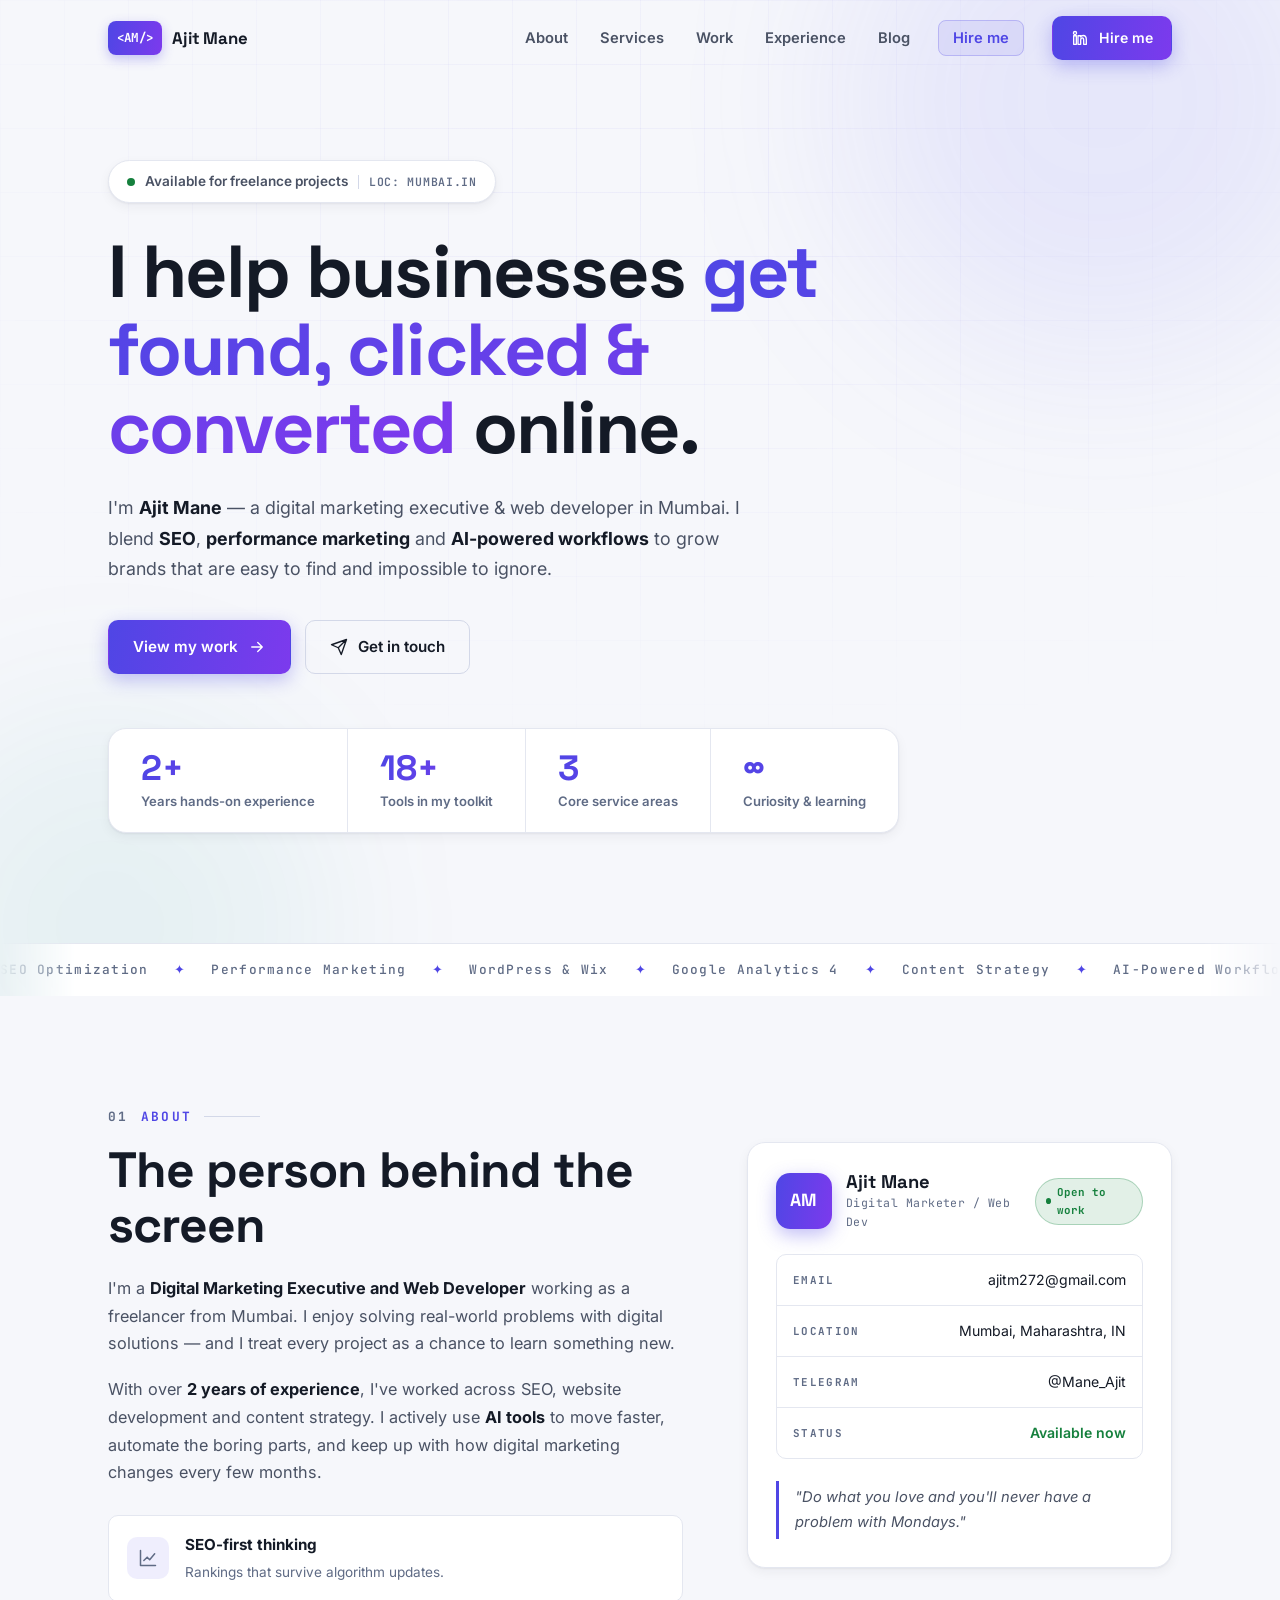
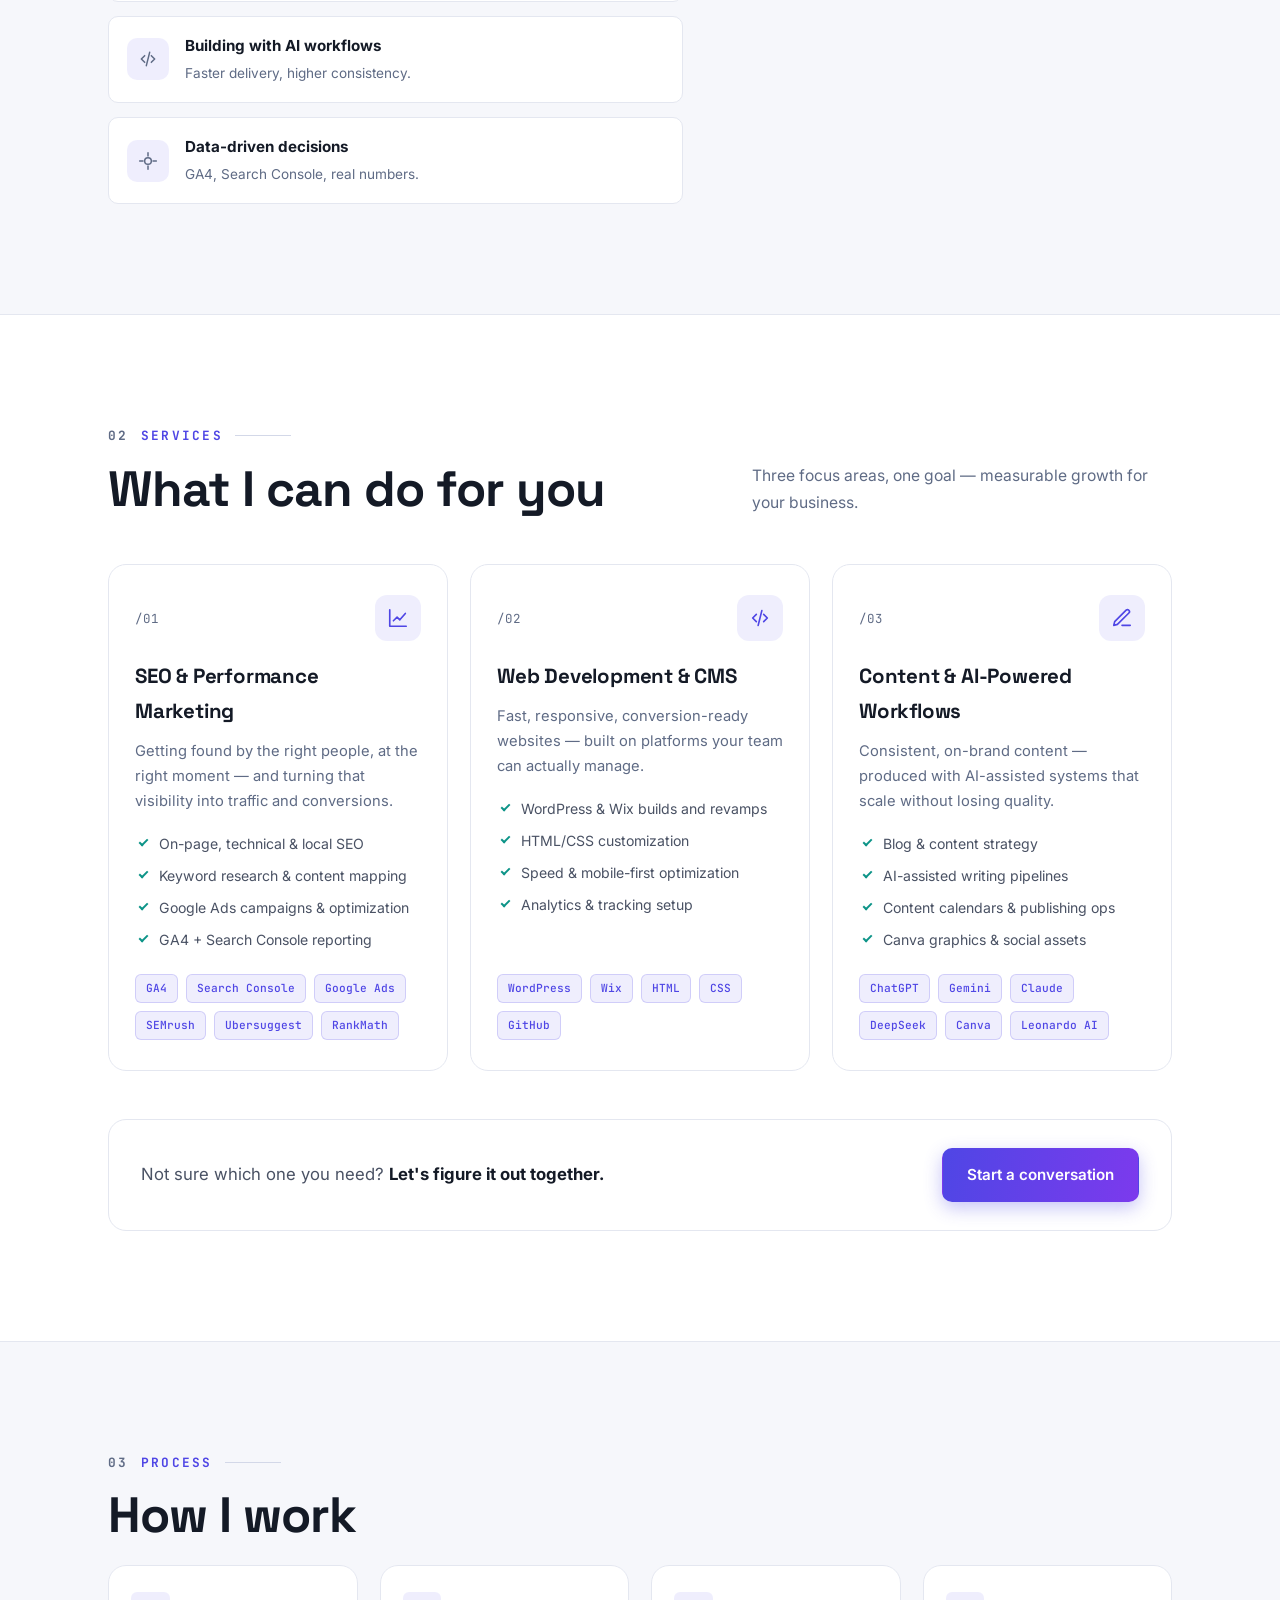
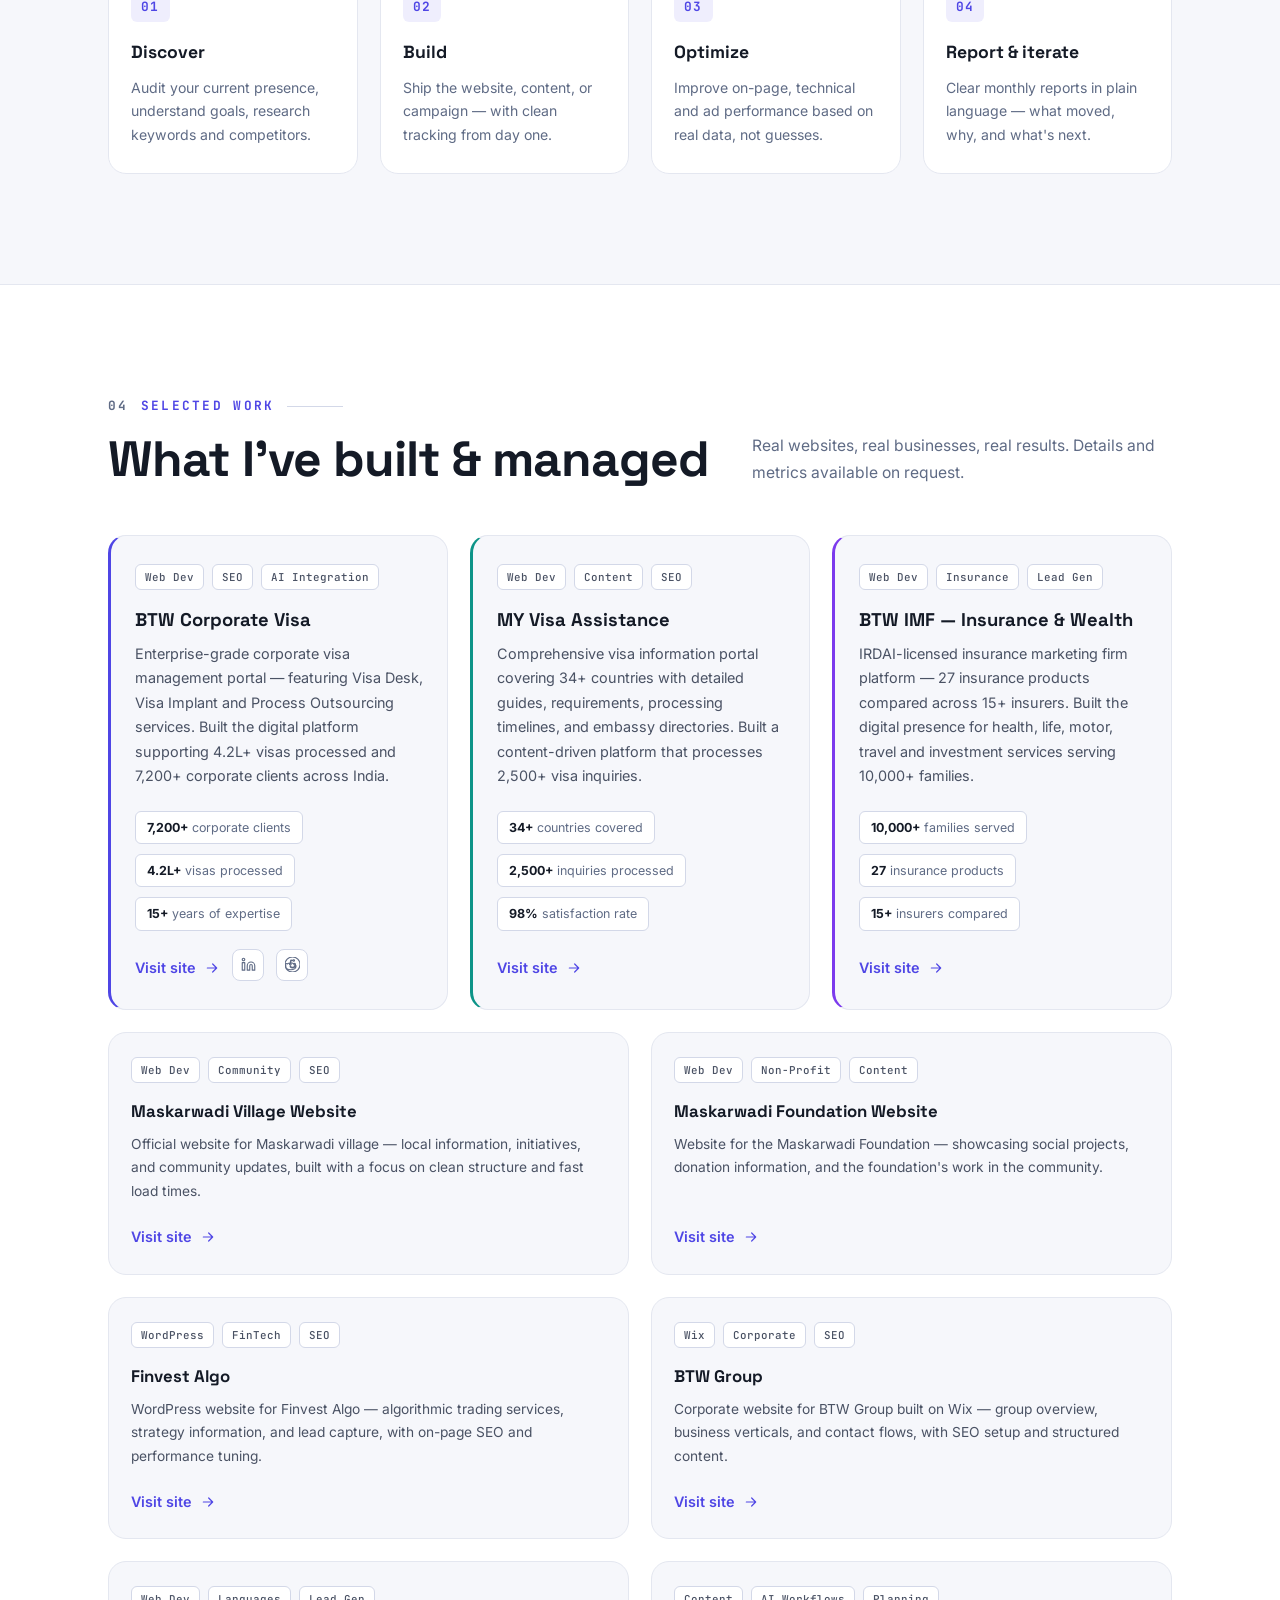
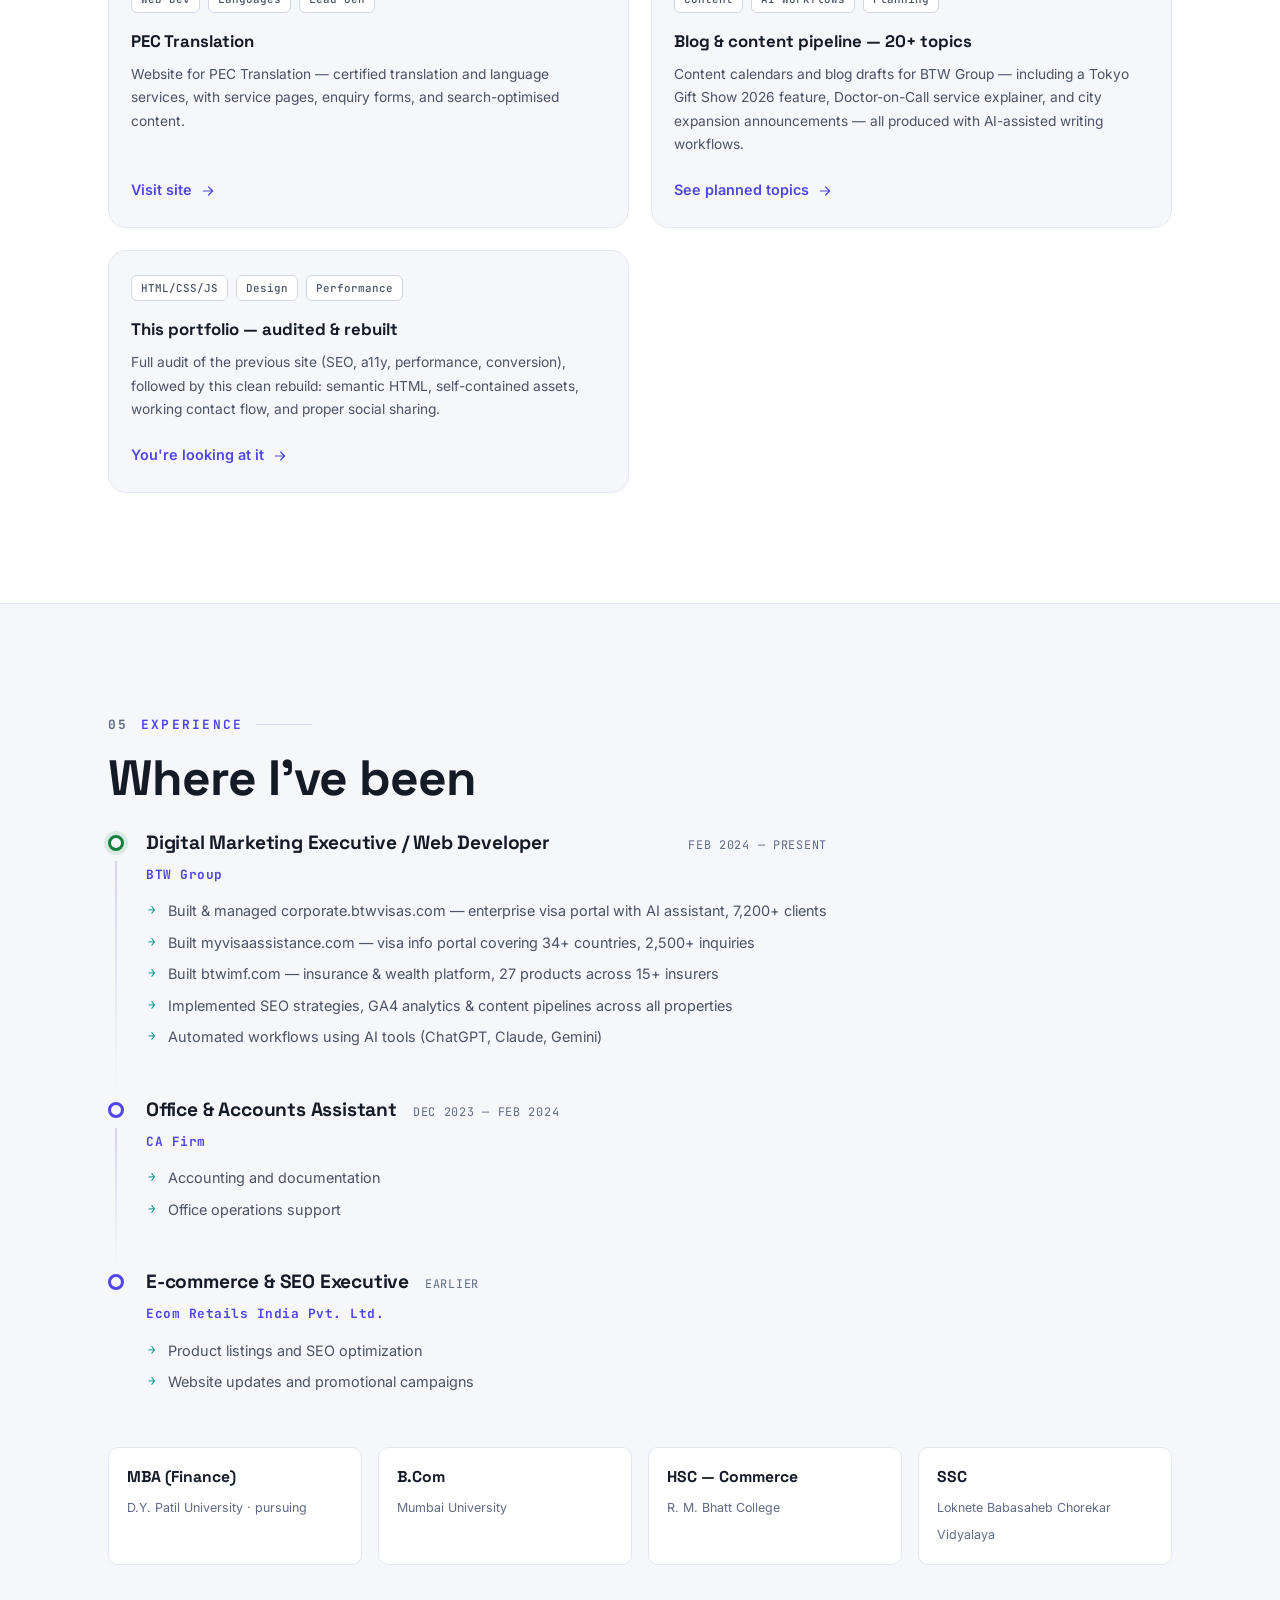
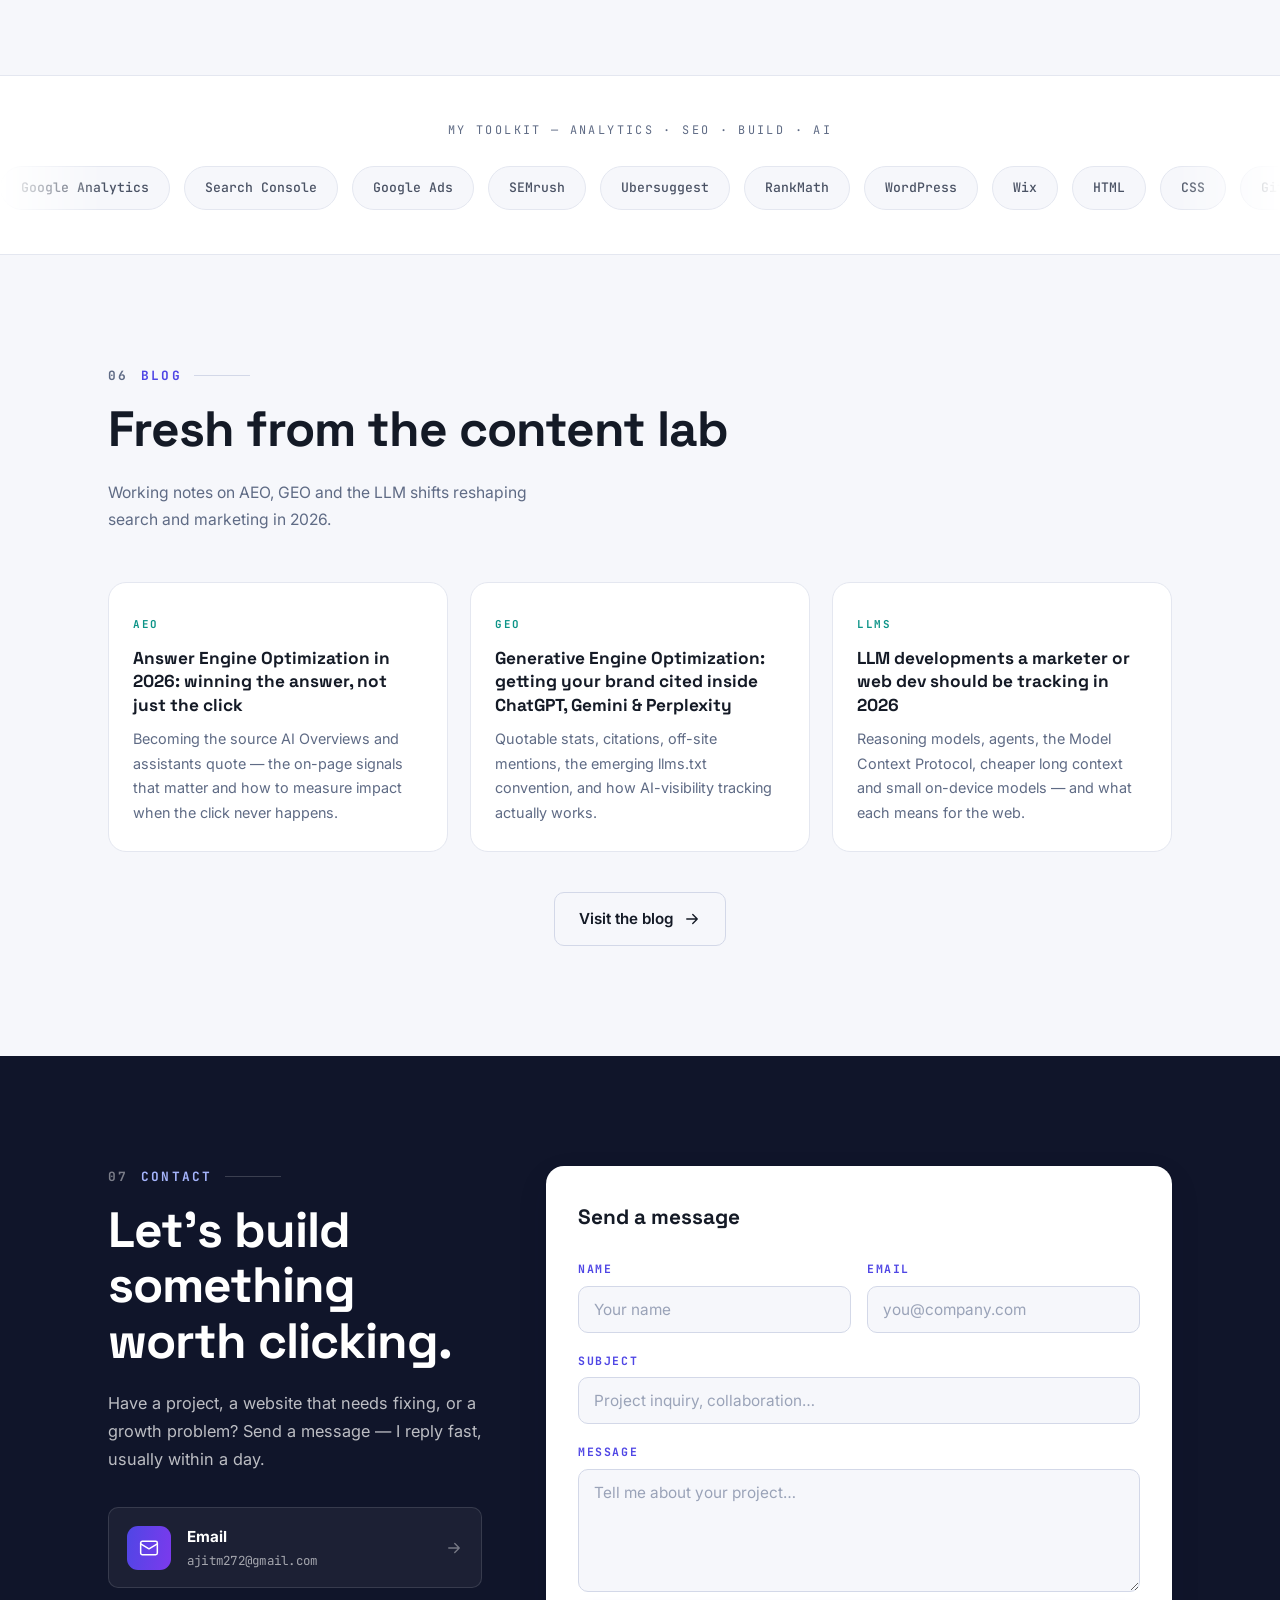
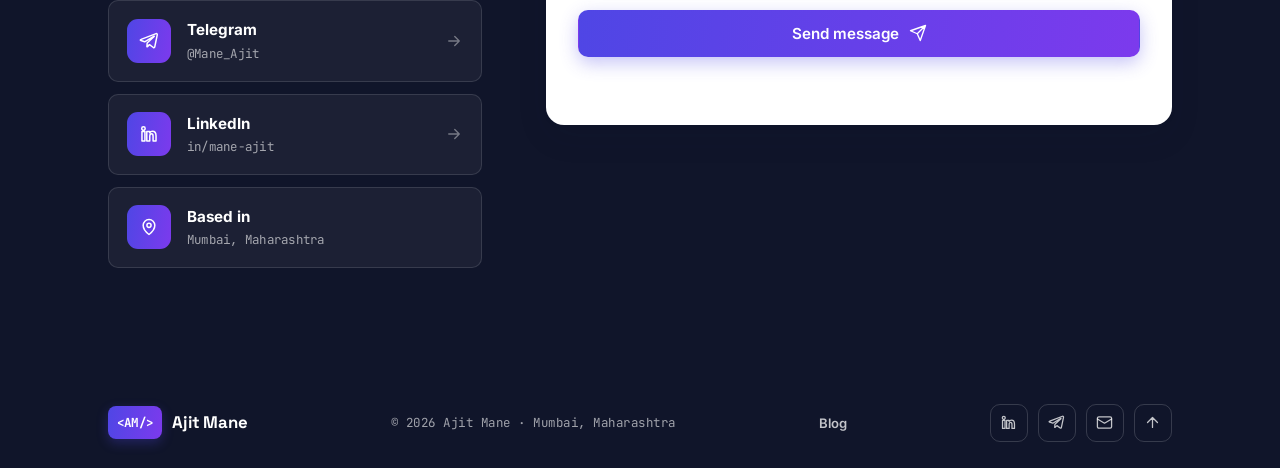
<file: index.html>
<!DOCTYPE html>
<html lang="en">
<head>
  <meta charset="UTF-8"/>
  <meta name="viewport" content="width=device-width, initial-scale=1.0"/>
  <title>Ajit Mane — Digital Marketing & Web Development, Mumbai</title>
  <meta name="description" content="Ajit Mane is a digital marketing executive and web developer in Mumbai with 2+ years of experience in SEO, performance marketing, website development, and AI-powered content workflows."/>

  <!-- Canonical & robots -->
  <link rel="canonical" href="https://ajitmane.com/"/>
  <meta name="robots" content="index, follow"/>
  <meta name="author" content="Ajit Mane"/>
  <meta name="theme-color" content="#4f46e5"/>

  <!-- Social sharing (Open Graph + Twitter) -->
  <meta property="og:type" content="website"/>
  <meta property="og:site_name" content="Ajit Mane"/>
  <meta property="og:title" content="Ajit Mane — Digital Marketing & Web Development, Mumbai"/>
  <meta property="og:description" content="SEO, performance marketing, website development and AI-powered content workflows. Helping brands get found, clicked, and converted."/>
  <meta property="og:url" content="https://ajitmane.com/"/>
  <meta property="og:image" content="https://ajitmane.com/og-image.png"/>
  <meta name="twitter:card" content="summary_large_image"/>
  <meta name="twitter:title" content="Ajit Mane — Digital Marketing & Web Development"/>
  <meta name="twitter:description" content="SEO, performance marketing, website development and AI-powered content workflows from Mumbai."/>
  <meta name="twitter:image" content="https://ajitmane.com/og-image.png"/>

  <!-- Bing verification (kept from previous site) -->
  <meta name="msvalidate.01" content="66AB9ADD426C1DD4D19467D6CF2E0E7F"/>

  <!-- Favicon (inline SVG — no extra request) -->
  <link rel="icon" href="data:image/svg+xml,%3Csvg xmlns='http://www.w3.org/2000/svg' viewBox='0 0 64 64'%3E%3Crect width='64' height='64' rx='14' fill='%234f46e5'/%3E%3Ctext x='32' y='44' font-family='monospace' font-size='30' font-weight='700' fill='white' text-anchor='middle'%3EAM%3C/text%3E%3C/svg%3E"/>

  <!-- Google Analytics (kept from previous site) -->
  <script async src="https://www.googletagmanager.com/gtag/js?id=G-814023CNCP"></script>
  <script>
    window.dataLayer = window.dataLayer || [];
    function gtag(){dataLayer.push(arguments);}
    gtag('js', new Date());
    gtag('config', 'G-814023CNCP');
  </script>

  <!-- Microsoft Clarity (kept from previous site) -->
  <script>
    (function(c,l,a,r,i,t,y){
        c[a]=c[a]||function(){(c[a].q=c[a].q||[]).push(arguments)};
        t=l.createElement(r);t.async=1;t.src="https://www.clarity.ms/tag/"+i+"?ref=bwt";
        y=l.getElementsByTagName(r)[0];y.parentNode.insertBefore(t,y);
    })(window, document, "clarity", "script", "wjno57x5pq");
  </script>

  <!-- Structured data: Person schema -->
  <script type="application/ld+json">
  {
    "@context": "https://schema.org",
    "@type": "Person",
    "name": "Ajit Mane",
    "url": "https://ajitmane.com/",
    "image": "https://ajitmane.com/og-image.png",
    "jobTitle": "Digital Marketing Executive & Web Developer",
    "description": "Digital marketing executive and web developer in Mumbai specialising in SEO, performance marketing, website development, and AI-powered content workflows.",
    "email": "mailto:ajitm272@gmail.com",
    "address": {
      "@type": "PostalAddress",
      "addressLocality": "Mumbai",
      "addressRegion": "Maharashtra",
      "addressCountry": "IN"
    },
    "sameAs": [
      "https://www.linkedin.com/in/mane-ajit/",
      "https://t.me/Mane_Ajit"
    ]
  }
  </script>

  <!-- Fonts -->
  <link rel="preconnect" href="https://fonts.googleapis.com"/>
  <link rel="preconnect" href="https://fonts.gstatic.com" crossorigin/>
  <link href="https://fonts.googleapis.com/css2?family=Space+Grotesk:wght@400;500;600;700&family=Inter:wght@400;500;600;700&family=JetBrains+Mono:wght@400;500;700&display=swap" rel="stylesheet"/>

  <link rel="stylesheet" href="style.css"/>
</head>
<body>

  <!-- ═══════════ NAVBAR ═══════════ -->
  <header class="nav" id="nav">
    <nav class="nav-inner container" aria-label="Main navigation">
      <a href="#top" class="logo">
        <span class="logo-mark" aria-hidden="true">&lt;AM/&gt;</span>
        <span class="logo-text">Ajit Mane</span>
      </a>

      <ul class="nav-links" id="navLinks">
        <li><a href="#about" class="nav-link">About</a></li>
        <li><a href="#services" class="nav-link">Services</a></li>
        <li><a href="#work" class="nav-link">Work</a></li>
        <li><a href="#experience" class="nav-link">Experience</a></li>
        <li><a href="#blog" class="nav-link">Blog</a></li>
        <li><a href="#contact" class="nav-link nav-link-cta">Hire me</a></li>
      </ul>

      <a href="https://www.linkedin.com/in/mane-ajit/" target="_blank" rel="noopener" class="btn btn-primary btn-nav" onclick="gtag('event','linkedin_click',{'event_category':'social','event_label':'nav_hire_me'});">
        <svg viewBox="0 0 24 24" aria-hidden="true"><path d="M20.45 20.45h-3.55v-5.57c0-1.33-.03-3.04-1.85-3.04-1.86 0-2.14 1.45-2.14 2.94v5.67H9.35V9h3.41v1.56h.05c.47-.9 1.63-1.85 3.36-1.85 3.6 0 4.27 2.37 4.27 5.45v6.29zM5.34 7.43a2.06 2.06 0 1 1 0-4.12 2.06 2.06 0 0 1 0 4.12zM7.12 20.45H3.56V9h3.56v11.45z"/></svg>
        Hire me
      </a>

      <button class="burger" id="burger" aria-label="Toggle menu" aria-expanded="false" aria-controls="navLinks">
        <span></span><span></span><span></span>
      </button>
    </nav>
  </header>

  <main id="top">

    <!-- ═══════════ HERO ═══════════ -->
    <section class="hero">
      <div class="hero-bg" aria-hidden="true">
        <div class="grid"></div>
        <div class="glow glow-1"></div>
        <div class="glow glow-2"></div>
      </div>

      <div class="hero-inner container">
        <p class="pill reveal">
          <span class="dot" aria-hidden="true"></span>
          Available for freelance projects
          <span class="pill-sep" aria-hidden="true"></span>
          <span class="pill-mono">LOC: MUMBAI.IN</span>
        </p>

        <h1 class="hero-title reveal">
          I help businesses <span class="grad">get found, clicked &amp; converted</span> online.
        </h1>

        <p class="hero-sub reveal">
          I'm <strong>Ajit Mane</strong> — a digital marketing executive &amp; web developer in Mumbai.
          I blend <strong>SEO</strong>, <strong>performance marketing</strong> and <strong>AI-powered workflows</strong>
          to grow brands that are easy to find and impossible to ignore.
        </p>

        <div class="hero-ctas reveal">
          <a href="#work" class="btn btn-primary">
            View my work
            <svg viewBox="0 0 24 24" aria-hidden="true"><path d="M5 12h14m-6-6 6 6-6 6"/></svg>
          </a>
          <a href="#contact" class="btn btn-ghost">
            <svg viewBox="0 0 24 24" aria-hidden="true"><path d="M22 2 11 13M22 2l-7 20-4-9-9-4 20-7z"/></svg>
            Get in touch
          </a>
        </div>

        <dl class="hero-stats reveal" aria-label="Highlights">
          <div class="stat"><dt>2+</dt><dd>Years hands-on experience</dd></div>
          <div class="stat"><dt>18+</dt><dd>Tools in my toolkit</dd></div>
          <div class="stat"><dt>3</dt><dd>Core service areas</dd></div>
          <div class="stat"><dt>∞</dt><dd>Curiosity &amp; learning</dd></div>
        </dl>
      </div>

      <div class="ticker" aria-hidden="true">
        <div class="ticker-track">
          <span>SEO Optimization</span><i>✦</i>
          <span>Performance Marketing</span><i>✦</i>
          <span>WordPress &amp; Wix</span><i>✦</i>
          <span>Google Analytics 4</span><i>✦</i>
          <span>Content Strategy</span><i>✦</i>
          <span>AI-Powered Workflows</span><i>✦</i>
          <span>Technical SEO</span><i>✦</i>
          <span>SEO Optimization</span><i>✦</i>
          <span>Performance Marketing</span><i>✦</i>
          <span>WordPress &amp; Wix</span><i>✦</i>
          <span>Google Analytics 4</span><i>✦</i>
          <span>Content Strategy</span><i>✦</i>
          <span>AI-Powered Workflows</span><i>✦</i>
          <span>Technical SEO</span><i>✦</i>
        </div>
      </div>
    </section>

    <!-- ═══════════ ABOUT ═══════════ -->
    <section class="section" id="about">
      <div class="container">
        <p class="eyebrow reveal"><span>01</span> About</p>

        <div class="about-grid">
          <div class="about-copy reveal">
            <h2 class="section-title">The person behind the screen</h2>
            <p>
              I'm a <strong>Digital Marketing Executive and Web Developer</strong> working as a freelancer
              from Mumbai. I enjoy solving real-world problems with digital solutions — and I treat
              every project as a chance to learn something new.
            </p>
            <p>
              With over <strong>2 years of experience</strong>, I've worked across SEO, website
              development and content strategy. I actively use <strong>AI tools</strong> to move faster,
              automate the boring parts, and keep up with how digital marketing changes every few months.
            </p>

            <div class="focus-list" aria-label="What I focus on">
              <div class="focus-item">
                <span class="focus-ico" aria-hidden="true">
                  <svg viewBox="0 0 24 24"><path d="M3 3v18h18"/><path d="M7 15l4-4 3 3 6-7"/></svg>
                </span>
                <div><strong>SEO-first thinking</strong><span>Rankings that survive algorithm updates.</span></div>
              </div>
              <div class="focus-item">
                <span class="focus-ico" aria-hidden="true">
                  <svg viewBox="0 0 24 24"><path d="m8 8-4 4 4 4M16 8l4 4-4 4M14 4l-4 16"/></svg>
                </span>
                <div><strong>Building with AI workflows</strong><span>Faster delivery, higher consistency.</span></div>
              </div>
              <div class="focus-item">
                <span class="focus-ico" aria-hidden="true">
                  <svg viewBox="0 0 24 24"><path d="M12 2v4M12 18v4M2 12h4M18 12h4"/><circle cx="12" cy="12" r="4"/></svg>
                </span>
                <div><strong>Data-driven decisions</strong><span>GA4, Search Console, real numbers.</span></div>
              </div>
            </div>
          </div>

          <aside class="about-card reveal">
            <div class="acard-head">
              <span class="avatar" aria-hidden="true">AM</span>
              <div>
                <h3>Ajit Mane</h3>
                <p class="mono">Digital Marketer / Web Dev</p>
              </div>
              <span class="status-tag"><span class="dot"></span>Open to work</span>
            </div>

            <ul class="facts">
              <li>
                <span class="fact-k mono">EMAIL</span>
                <a href="mailto:ajitm272@gmail.com">ajitm272@gmail.com</a>
              </li>
              <li>
                <span class="fact-k mono">LOCATION</span>
                <span>Mumbai, Maharashtra, IN</span>
              </li>
              <li>
                <span class="fact-k mono">TELEGRAM</span>
                <a href="https://t.me/Mane_Ajit" target="_blank" rel="noopener">@Mane_Ajit</a>
              </li>
              <li>
                <span class="fact-k mono">STATUS</span>
                <span class="text-green">Available now</span>
              </li>
            </ul>

            <blockquote class="quote">
              <p>"Do what you love and you'll never have a problem with Mondays."</p>
            </blockquote>
          </aside>
        </div>
      </div>
    </section>

    <!-- ═══════════ SERVICES ═══════════ -->
    <section class="section section-alt" id="services">
      <div class="container">
        <p class="eyebrow reveal"><span>02</span> Services</p>
        <div class="sec-head reveal">
          <h2 class="section-title">What I can do for you</h2>
          <p class="sec-head-sub">Three focus areas, one goal — measurable growth for your business.</p>
        </div>

        <div class="cards-3">
          <article class="svc-card reveal">
            <div class="svc-top">
              <span class="svc-num mono">/01</span>
              <span class="svc-ico" aria-hidden="true">
                <svg viewBox="0 0 24 24"><path d="M3 3v18h18"/><path d="M7 15l4-4 3 3 6-7"/></svg>
              </span>
            </div>
            <h3>SEO &amp; Performance Marketing</h3>
            <p class="svc-desc">Getting found by the right people, at the right moment — and turning that visibility into traffic and conversions.</p>
            <ul class="svc-points">
              <li>On-page, technical &amp; local SEO</li>
              <li>Keyword research &amp; content mapping</li>
              <li>Google Ads campaigns &amp; optimization</li>
              <li>GA4 + Search Console reporting</li>
            </ul>
            <div class="svc-tools">
              <span>GA4</span><span>Search Console</span><span>Google Ads</span><span>SEMrush</span><span>Ubersuggest</span><span>RankMath</span>
            </div>
          </article>

          <article class="svc-card reveal">
            <div class="svc-top">
              <span class="svc-num mono">/02</span>
              <span class="svc-ico" aria-hidden="true">
                <svg viewBox="0 0 24 24"><path d="m8 8-4 4 4 4M16 8l4 4-4 4M14 4l-4 16"/></svg>
              </span>
            </div>
            <h3>Web Development &amp; CMS</h3>
            <p class="svc-desc">Fast, responsive, conversion-ready websites — built on platforms your team can actually manage.</p>
            <ul class="svc-points">
              <li>WordPress &amp; Wix builds and revamps</li>
              <li>HTML/CSS customization</li>
              <li>Speed &amp; mobile-first optimization</li>
              <li>Analytics &amp; tracking setup</li>
            </ul>
            <div class="svc-tools">
              <span>WordPress</span><span>Wix</span><span>HTML</span><span>CSS</span><span>GitHub</span>
            </div>
          </article>

          <article class="svc-card reveal">
            <div class="svc-top">
              <span class="svc-num mono">/03</span>
              <span class="svc-ico" aria-hidden="true">
                <svg viewBox="0 0 24 24"><path d="M12 20h9M16.5 3.5a2.1 2.1 0 0 1 3 3L7 19l-4 1 1-4 12.5-12.5z"/></svg>
              </span>
            </div>
            <h3>Content &amp; AI-Powered Workflows</h3>
            <p class="svc-desc">Consistent, on-brand content — produced with AI-assisted systems that scale without losing quality.</p>
            <ul class="svc-points">
              <li>Blog &amp; content strategy</li>
              <li>AI-assisted writing pipelines</li>
              <li>Content calendars &amp; publishing ops</li>
              <li>Canva graphics &amp; social assets</li>
            </ul>
            <div class="svc-tools">
              <span>ChatGPT</span><span>Gemini</span><span>Claude</span><span>DeepSeek</span><span>Canva</span><span>Leonardo AI</span>
            </div>
          </article>
        </div>

        <div class="cta-strip reveal">
          <p>Not sure which one you need? <strong>Let's figure it out together.</strong></p>
          <a href="#contact" class="btn btn-primary">Start a conversation</a>
        </div>
      </div>
    </section>

    <!-- ═══════════ PROCESS ═══════════ -->
    <section class="section" id="process">
      <div class="container">
        <p class="eyebrow reveal"><span>03</span> Process</p>
        <h2 class="section-title reveal">How I work</h2>

        <ol class="process-list">
          <li class="process-item reveal">
            <span class="p-num mono">01</span>
            <h3>Discover</h3>
            <p>Audit your current presence, understand goals, research keywords and competitors.</p>
          </li>
          <li class="process-item reveal">
            <span class="p-num mono">02</span>
            <h3>Build</h3>
            <p>Ship the website, content, or campaign — with clean tracking from day one.</p>
          </li>
          <li class="process-item reveal">
            <span class="p-num mono">03</span>
            <h3>Optimize</h3>
            <p>Improve on-page, technical and ad performance based on real data, not guesses.</p>
          </li>
          <li class="process-item reveal">
            <span class="p-num mono">04</span>
            <h3>Report &amp; iterate</h3>
            <p>Clear monthly reports in plain language — what moved, why, and what's next.</p>
          </li>
        </ol>
      </div>
    </section>

    <!-- ═══════════ SELECTED WORK ═══════════ -->
    <section class="section section-alt" id="work">
      <div class="container">
        <p class="eyebrow reveal"><span>04</span> Selected work</p>
        <div class="sec-head reveal">
          <h2 class="section-title">What I've built &amp; managed</h2>
          <p class="sec-head-sub">Real websites, real businesses, real results. Details and metrics available on request.</p>
        </div>

        <!-- Primary: live websites -->
        <div class="work-grid">
          <article class="work-card work-card-hero reveal">
            <div class="work-tags"><span>Web Dev</span><span>SEO</span><span>AI Integration</span></div>
            <h3>BTW Corporate Visa</h3>
            <p>Enterprise-grade corporate visa management portal — featuring Visa Desk, Visa Implant and Process Outsourcing services. Built the digital platform supporting 4.2L+ visas processed and 7,200+ corporate clients across India.</p>
            <div class="work-metrics">
              <span><strong>7,200+</strong> corporate clients</span>
              <span><strong>4.2L+</strong> visas processed</span>
              <span><strong>15+</strong> years of expertise</span>
            </div>
            <div class="work-links">
              <a href="https://corporate.btwvisas.com/" target="_blank" rel="noopener" class="work-link">Visit site <svg viewBox="0 0 24 24" aria-hidden="true"><path d="M5 12h14m-6-6 6 6-6 6"/></svg></a>
              <a href="https://www.linkedin.com/company/btw-visa-services/" target="_blank" rel="noopener" class="work-link-icon" aria-label="BTW Visa Services LinkedIn">
                <svg viewBox="0 0 24 24" fill="currentColor"><path d="M16 8a6 6 0 0 1 6 6v7h-4v-7a2 2 0 0 0-2-2 2 2 0 0 0-2 2v7h-4v-7a6 6 0 0 1 6-6z"/><rect width="4" height="12" x="2" y="9"/><circle cx="4" cy="4" r="2"/></svg>
              </a>
              <a href="https://www.reddit.com/user/Global-Adventures/" target="_blank" rel="noopener" class="work-link-icon" aria-label="Global-Adventures Reddit">
                <svg viewBox="0 0 24 24" fill="currentColor"><path d="M12 0C5.37 0 0 5.37 0 12c0 6.63 5.37 12 12 12s12-5.37 12-12C24 5.37 18.63 0 12 0zm5.52 13.68c.05.32.08.64.08.97 0 3.19-3.67 5.78-8.2 5.78-4.52 0-8.2-2.59-8.2-5.78 0-.33.03-.65.08-.97a1.7 1.7 0 0 1-.69-1.38c0-.94.76-1.7 1.7-1.7.46 0 .87.18 1.17.48a9.84 9.84 0 0 1 4.84-1.57l.94-4.4a.37.37 0 0 1 .44-.27l3.12.66a1.2 1.2 0 1 1 .04.41l-2.96-.63-.82 3.9c1.84.18 3.52.8 4.84 1.57.3-.3.71-.48 1.17-.48.94 0 1.7.76 1.7 1.7 0 .56-.26 1.06-.69 1.38zM8.5 13a1.3 1.3 0 1 0 0-2.6 1.3 1.3 0 0 0 0 2.6zm7 0a1.3 1.3 0 1 0 0-2.6 1.3 1.3 0 0 0 0 2.6zm-3.5 4.36c-2.08 0-3.76-1.1-3.76-2.46h.68c0 .83 1.43 1.5 3.08 1.5s3.08-.67 3.08-1.5h.68c0 1.36-1.68 2.46-3.76 2.46z"/></svg>
              </a>
            </div>
          </article>

          <article class="work-card work-card-hero reveal">
            <div class="work-tags"><span>Web Dev</span><span>Content</span><span>SEO</span></div>
            <h3>MY Visa Assistance</h3>
            <p>Comprehensive visa information portal covering 34+ countries with detailed guides, requirements, processing timelines, and embassy directories. Built a content-driven platform that processes 2,500+ visa inquiries.</p>
            <div class="work-metrics">
              <span><strong>34+</strong> countries covered</span>
              <span><strong>2,500+</strong> inquiries processed</span>
              <span><strong>98%</strong> satisfaction rate</span>
            </div>
            <a href="https://myvisaassistance.com/" target="_blank" rel="noopener" class="work-link">Visit site <svg viewBox="0 0 24 24" aria-hidden="true"><path d="M5 12h14m-6-6 6 6-6 6"/></svg></a>
          </article>

          <article class="work-card work-card-hero reveal">
            <div class="work-tags"><span>Web Dev</span><span>Insurance</span><span>Lead Gen</span></div>
            <h3>BTW IMF — Insurance &amp; Wealth</h3>
            <p>IRDAI-licensed insurance marketing firm platform — 27 insurance products compared across 15+ insurers. Built the digital presence for health, life, motor, travel and investment services serving 10,000+ families.</p>
            <div class="work-metrics">
              <span><strong>10,000+</strong> families served</span>
              <span><strong>27</strong> insurance products</span>
              <span><strong>15+</strong> insurers compared</span>
            </div>
            <a href="https://btwimf.com/" target="_blank" rel="noopener" class="work-link">Visit site <svg viewBox="0 0 24 24" aria-hidden="true"><path d="M5 12h14m-6-6 6 6-6 6"/></svg></a>
          </article>
        </div>

        <!-- Secondary: content & portfolio -->
        <div class="work-secondary">
          <article class="work-card work-card-sm reveal">
            <div class="work-tags"><span>Web Dev</span><span>Community</span><span>SEO</span></div>
            <h3>Maskarwadi Village Website</h3>
            <p>Official website for Maskarwadi village — local information, initiatives, and community updates, built with a focus on clean structure and fast load times.</p>
            <a href="https://maskarwadi.com/" target="_blank" rel="noopener" class="work-link">Visit site <svg viewBox="0 0 24 24" aria-hidden="true"><path d="M5 12h14m-6-6 6 6-6 6"/></svg></a>
          </article>

          <article class="work-card work-card-sm reveal">
            <div class="work-tags"><span>Web Dev</span><span>Non-Profit</span><span>Content</span></div>
            <h3>Maskarwadi Foundation Website</h3>
            <p>Website for the Maskarwadi Foundation — showcasing social projects, donation information, and the foundation's work in the community.</p>
            <a href="https://foundation.maskarwadi.com/" target="_blank" rel="noopener" class="work-link">Visit site <svg viewBox="0 0 24 24" aria-hidden="true"><path d="M5 12h14m-6-6 6 6-6 6"/></svg></a>
          </article>

          <article class="work-card work-card-sm reveal">
            <div class="work-tags"><span>WordPress</span><span>FinTech</span><span>SEO</span></div>
            <h3>Finvest Algo</h3>
            <p>WordPress website for Finvest Algo — algorithmic trading services, strategy information, and lead capture, with on-page SEO and performance tuning.</p>
            <a href="https://finvestalgo.com/" target="_blank" rel="noopener" class="work-link">Visit site <svg viewBox="0 0 24 24" aria-hidden="true"><path d="M5 12h14m-6-6 6 6-6 6"/></svg></a>
          </article>

          <article class="work-card work-card-sm reveal">
            <div class="work-tags"><span>Wix</span><span>Corporate</span><span>SEO</span></div>
            <h3>BTW Group</h3>
            <p>Corporate website for BTW Group built on Wix — group overview, business verticals, and contact flows, with SEO setup and structured content.</p>
            <a href="https://www.btwgroup.co/" target="_blank" rel="noopener" class="work-link">Visit site <svg viewBox="0 0 24 24" aria-hidden="true"><path d="M5 12h14m-6-6 6 6-6 6"/></svg></a>
          </article>

          <article class="work-card work-card-sm reveal">
            <div class="work-tags"><span>Web Dev</span><span>Languages</span><span>Lead Gen</span></div>
            <h3>PEC Translation</h3>
            <p>Website for PEC Translation — certified translation and language services, with service pages, enquiry forms, and search-optimised content.</p>
            <a href="https://www.pectranslation.com/" target="_blank" rel="noopener" class="work-link">Visit site <svg viewBox="0 0 24 24" aria-hidden="true"><path d="M5 12h14m-6-6 6 6-6 6"/></svg></a>
          </article>

          <article class="work-card work-card-sm reveal">
            <div class="work-tags"><span>Content</span><span>AI Workflows</span><span>Planning</span></div>
            <h3>Blog &amp; content pipeline — 20+ topics</h3>
            <p>Content calendars and blog drafts for BTW Group — including a Tokyo Gift Show 2026 feature, Doctor-on-Call service explainer, and city expansion announcements — all produced with AI-assisted writing workflows.</p>
            <a href="#blog" class="work-link">See planned topics <svg viewBox="0 0 24 24" aria-hidden="true"><path d="M5 12h14m-6-6 6 6-6 6"/></svg></a>
          </article>

          <article class="work-card work-card-sm reveal">
            <div class="work-tags"><span>HTML/CSS/JS</span><span>Design</span><span>Performance</span></div>
            <h3>This portfolio — audited &amp; rebuilt</h3>
            <p>Full audit of the previous site (SEO, a11y, performance, conversion), followed by this clean rebuild: semantic HTML, self-contained assets, working contact flow, and proper social sharing.</p>
            <a href="#top" class="work-link">You're looking at it <svg viewBox="0 0 24 24" aria-hidden="true"><path d="M5 12h14m-6-6 6 6-6 6"/></svg></a>
          </article>
        </div>
      </div>
    </section>

    <!-- ═══════════ EXPERIENCE ═══════════ -->
    <section class="section" id="experience">
      <div class="container">
        <p class="eyebrow reveal"><span>05</span> Experience</p>
        <h2 class="section-title reveal">Where I've been</h2>

        <div class="timeline">
          <article class="tl-item reveal">
            <div class="tl-marker" aria-hidden="true"><span class="tl-dot dot-live"></span></div>
            <div class="tl-body">
              <div class="tl-head">
                <h3>Digital Marketing Executive / Web Developer</h3>
                <span class="tl-date mono">FEB 2024 — PRESENT</span>
              </div>
              <p class="tl-org">BTW Group</p>
              <ul>
                <li>Built &amp; managed corporate.btwvisas.com — enterprise visa portal with AI assistant, 7,200+ clients</li>
                <li>Built myvisaassistance.com — visa info portal covering 34+ countries, 2,500+ inquiries</li>
                <li>Built btwimf.com — insurance &amp; wealth platform, 27 products across 15+ insurers</li>
                <li>Implemented SEO strategies, GA4 analytics &amp; content pipelines across all properties</li>
                <li>Automated workflows using AI tools (ChatGPT, Claude, Gemini)</li>
              </ul>
            </div>
          </article>

          <article class="tl-item reveal">
            <div class="tl-marker" aria-hidden="true"><span class="tl-dot"></span></div>
            <div class="tl-body">
              <div class="tl-head">
                <h3>Office &amp; Accounts Assistant</h3>
                <span class="tl-date mono">DEC 2023 — FEB 2024</span>
              </div>
              <p class="tl-org">CA Firm</p>
              <ul>
                <li>Accounting and documentation</li>
                <li>Office operations support</li>
              </ul>
            </div>
          </article>

          <article class="tl-item reveal">
            <div class="tl-marker" aria-hidden="true"><span class="tl-dot"></span></div>
            <div class="tl-body">
              <div class="tl-head">
                <h3>E-commerce &amp; SEO Executive</h3>
                <span class="tl-date mono">EARLIER</span>
              </div>
              <p class="tl-org">Ecom Retails India Pvt. Ltd.</p>
              <ul>
                <li>Product listings and SEO optimization</li>
                <li>Website updates and promotional campaigns</li>
              </ul>
            </div>
          </article>
        </div>

        <div class="edu-strip reveal" aria-label="Education">
          <div class="edu-item"><strong>MBA (Finance)</strong><span>D.Y. Patil University · pursuing</span></div>
          <div class="edu-item"><strong>B.Com</strong><span>Mumbai University</span></div>
          <div class="edu-item"><strong>HSC — Commerce</strong><span>R. M. Bhatt College</span></div>
          <div class="edu-item"><strong>SSC</strong><span>Loknete Babasaheb Chorekar Vidyalaya</span></div>
        </div>
      </div>
    </section>

    <!-- ═══════════ TOOLS MARQUEE ═══════════ -->
    <section class="toolbelt" aria-label="My toolkit">
      <p class="mono toolbelt-label reveal">My toolkit — analytics · SEO · build · AI</p>
      <div class="marquee reveal" aria-hidden="true">
        <div class="marquee-track">
          <span>Google Analytics</span><span>Search Console</span><span>Google Ads</span><span>SEMrush</span><span>Ubersuggest</span><span>RankMath</span><span>WordPress</span><span>Wix</span><span>HTML</span><span>CSS</span><span>GitHub</span><span>Canva</span><span>ChatGPT</span><span>Gemini</span><span>Claude</span><span>DeepSeek</span><span>Grok</span><span>Perplexity</span><span>Leonardo AI</span><span>Google Analytics</span><span>Search Console</span><span>Google Ads</span><span>SEMrush</span><span>Ubersuggest</span><span>RankMath</span><span>WordPress</span><span>Wix</span><span>HTML</span><span>CSS</span><span>GitHub</span><span>Canva</span><span>ChatGPT</span><span>Gemini</span><span>Claude</span><span>DeepSeek</span><span>Grok</span><span>Perplexity</span><span>Leonardo AI</span>
        </div>
      </div>
    </section>

    <!-- ═══════════ BLOG ═══════════ -->
    <section class="section" id="blog">
      <div class="container">
        <p class="eyebrow reveal"><span>06</span> Blog</p>
        <div class="sec-head reveal">
          <h2 class="section-title">Fresh from the content lab</h2>
          <p class="sec-head-sub">Working notes on AEO, GEO and the LLM shifts reshaping search and marketing in 2026.</p>
        </div>

        <div class="cards-3">
          <a class="blog-card reveal" href="/blog/answer-engine-optimization-2026.html">
            <span class="blog-tag mono">AEO</span>
            <h3>Answer Engine Optimization in 2026: winning the answer, not just the click</h3>
            <p>Becoming the source AI Overviews and assistants quote — the on-page signals that matter and how to measure impact when the click never happens.</p>
          </a>
          <a class="blog-card reveal" href="/blog/generative-engine-optimization-2026.html">
            <span class="blog-tag mono">GEO</span>
            <h3>Generative Engine Optimization: getting your brand cited inside ChatGPT, Gemini &amp; Perplexity</h3>
            <p>Quotable stats, citations, off-site mentions, the emerging llms.txt convention, and how AI-visibility tracking actually works.</p>
          </a>
          <a class="blog-card reveal" href="/blog/llm-trends-2026.html">
            <span class="blog-tag mono">LLMS</span>
            <h3>LLM developments a marketer or web dev should be tracking in 2026</h3>
            <p>Reasoning models, agents, the Model Context Protocol, cheaper long context and small on-device models — and what each means for the web.</p>
          </a>
        </div>

        <div class="blog-more reveal">
          <a href="/blog/" class="btn btn-ghost">Visit the blog <svg viewBox="0 0 24 24" aria-hidden="true"><path d="M5 12h14m-6-6 6 6-6 6"/></svg></a>
        </div>
      </div>
    </section>

    <!-- ═══════════ CONTACT ═══════════ -->
    <section class="section section-dark" id="contact">
      <div class="container">
        <div class="contact-grid">
          <div class="contact-info reveal">
            <p class="eyebrow eyebrow-light"><span>07</span> Contact</p>
            <h2 class="section-title section-title-light">Let's build something worth clicking.</h2>
            <p class="contact-sub">
              Have a project, a website that needs fixing, or a growth problem?
              Send a message — I reply fast, usually within a day.
            </p>

            <div class="contact-channels">
              <a href="mailto:ajitm272@gmail.com" class="channel">
                <span class="channel-ico" aria-hidden="true">
                  <svg viewBox="0 0 24 24"><path d="M4 4h16a2 2 0 0 1 2 2v12a2 2 0 0 1-2 2H4a2 2 0 0 1-2-2V6a2 2 0 0 1 2-2z"/><path d="m2 7 10 6L22 7"/></svg>
                </span>
                <span><strong>Email</strong><span class="mono">ajitm272@gmail.com</span></span>
                <svg class="channel-arr" viewBox="0 0 24 24" aria-hidden="true"><path d="M5 12h14m-6-6 6 6-6 6"/></svg>
              </a>
              <a href="https://t.me/Mane_Ajit" target="_blank" rel="noopener" class="channel">
                <span class="channel-ico" aria-hidden="true">
                  <svg viewBox="0 0 24 24"><path d="M21.9 4.6 18.9 19c-.2 1-.8 1.2-1.7.8l-4.6-3.4-2.2 2.1c-.25.25-.45.45-.9.45l.3-4.6L18.2 6.6c.4-.3-.1-.5-.6-.2L6.8 13 2.3 11.5c-1-.3-1-1 .2-1.4l18-6.9c.8-.3 1.6.2 1.4 1.4z"/></svg>
                </span>
                <span><strong>Telegram</strong><span class="mono">@Mane_Ajit</span></span>
                <svg class="channel-arr" viewBox="0 0 24 24" aria-hidden="true"><path d="M5 12h14m-6-6 6 6-6 6"/></svg>
              </a>
              <a href="https://www.linkedin.com/in/mane-ajit/" target="_blank" rel="noopener" class="channel">
                <span class="channel-ico" aria-hidden="true">
                  <svg viewBox="0 0 24 24"><path d="M20.45 20.45h-3.55v-5.57c0-1.33-.03-3.04-1.85-3.04-1.86 0-2.14 1.45-2.14 2.94v5.67H9.35V9h3.41v1.56h.05c.47-.9 1.63-1.85 3.36-1.85 3.6 0 4.27 2.37 4.27 5.45v6.29zM5.34 7.43a2.06 2.06 0 1 1 0-4.12 2.06 2.06 0 0 1 0 4.12zM7.12 20.45H3.56V9h3.56v11.45z"/></svg>
                </span>
                <span><strong>LinkedIn</strong><span class="mono">in/mane-ajit</span></span>
                <svg class="channel-arr" viewBox="0 0 24 24" aria-hidden="true"><path d="M5 12h14m-6-6 6 6-6 6"/></svg>
              </a>
              <div class="channel">
                <span class="channel-ico" aria-hidden="true">
                  <svg viewBox="0 0 24 24"><path d="M12 21s-7-5.1-7-11a7 7 0 0 1 14 0c0 5.9-7 11-7 11z"/><circle cx="12" cy="10" r="2.5"/></svg>
                </span>
                <span><strong>Based in</strong><span class="mono">Mumbai, Maharashtra</span></span>
              </div>
            </div>
          </div>

          <div class="contact-form-wrap reveal">
            <form class="form-card" id="contactForm" novalidate>
              <h3>Send a message</h3>
              <div class="form-row">
                <div class="field">
                  <label for="cname" class="mono">NAME</label>
                  <input type="text" id="cname" name="name" placeholder="Your name" autocomplete="name" required/>
                  <span class="field-err" id="err-cname" aria-live="polite"></span>
                </div>
                <div class="field">
                  <label for="cemail" class="mono">EMAIL</label>
                  <input type="email" id="cemail" name="email" placeholder="you@company.com" autocomplete="email" required/>
                  <span class="field-err" id="err-cemail" aria-live="polite"></span>
                </div>
              </div>
              <div class="field">
                <label for="csubject" class="mono">SUBJECT</label>
                <input type="text" id="csubject" name="subject" placeholder="Project inquiry, collaboration…"/>
              </div>
              <div class="field">
                <label for="cmessage" class="mono">MESSAGE</label>
                <textarea id="cmessage" name="message" rows="5" placeholder="Tell me about your project…" required></textarea>
                <span class="field-err" id="err-cmessage" aria-live="polite"></span>
              </div>

              <button type="submit" class="btn btn-primary btn-block" id="formBtn">
                <span class="btn-label">Send message</span>
                <svg viewBox="0 0 24 24" aria-hidden="true"><path d="M22 2 11 13M22 2l-7 20-4-9-9-4 20-7z"/></svg>
              </button>

              <p class="form-status" id="formStatus" role="status" aria-live="polite"></p>
            </form>
          </div>
        </div>
      </div>
    </section>
  </main>

  <!-- ═══════════ FOOTER ═══════════ -->
  <footer class="footer">
    <div class="container footer-inner">
      <a href="#top" class="logo">
        <span class="logo-mark" aria-hidden="true">&lt;AM/&gt;</span>
        <span class="logo-text">Ajit Mane</span>
      </a>
      <p class="mono">© <span id="year">2026</span> Ajit Mane · Mumbai, Maharashtra</p>
      <a href="/blog/" class="footer-link">Blog</a>
      <div class="socials">
        <a href="https://www.linkedin.com/in/mane-ajit/" target="_blank" rel="noopener" aria-label="LinkedIn">
          <svg viewBox="0 0 24 24"><path d="M20.45 20.45h-3.55v-5.57c0-1.33-.03-3.04-1.85-3.04-1.86 0-2.14 1.45-2.14 2.94v5.67H9.35V9h3.41v1.56h.05c.47-.9 1.63-1.85 3.36-1.85 3.6 0 4.27 2.37 4.27 5.45v6.29zM5.34 7.43a2.06 2.06 0 1 1 0-4.12 2.06 2.06 0 0 1 0 4.12zM7.12 20.45H3.56V9h3.56v11.45z"/></svg>
        </a>
        <a href="https://t.me/Mane_Ajit" target="_blank" rel="noopener" aria-label="Telegram">
          <svg viewBox="0 0 24 24"><path d="M21.9 4.6 18.9 19c-.2 1-.8 1.2-1.7.8l-4.6-3.4-2.2 2.1c-.25.25-.45.45-.9.45l.3-4.6L18.2 6.6c.4-.3-.1-.5-.6-.2L6.8 13 2.3 11.5c-1-.3-1-1 .2-1.4l18-6.9c.8-.3 1.6.2 1.4 1.4z"/></svg>
        </a>
        <a href="mailto:ajitm272@gmail.com" aria-label="Email">
          <svg viewBox="0 0 24 24"><path d="M4 4h16a2 2 0 0 1 2 2v12a2 2 0 0 1-2 2H4a2 2 0 0 1-2-2V6a2 2 0 0 1 2-2z"/><path d="m2 7 10 6L22 7"/></svg>
        </a>
        <a href="#top" aria-label="Back to top">
          <svg viewBox="0 0 24 24"><path d="M12 19V5m-7 7 7-7 7 7"/></svg>
        </a>
      </div>
    </div>
  </footer>

  <script src="script.js"></script>
</body>
</html>
</file>
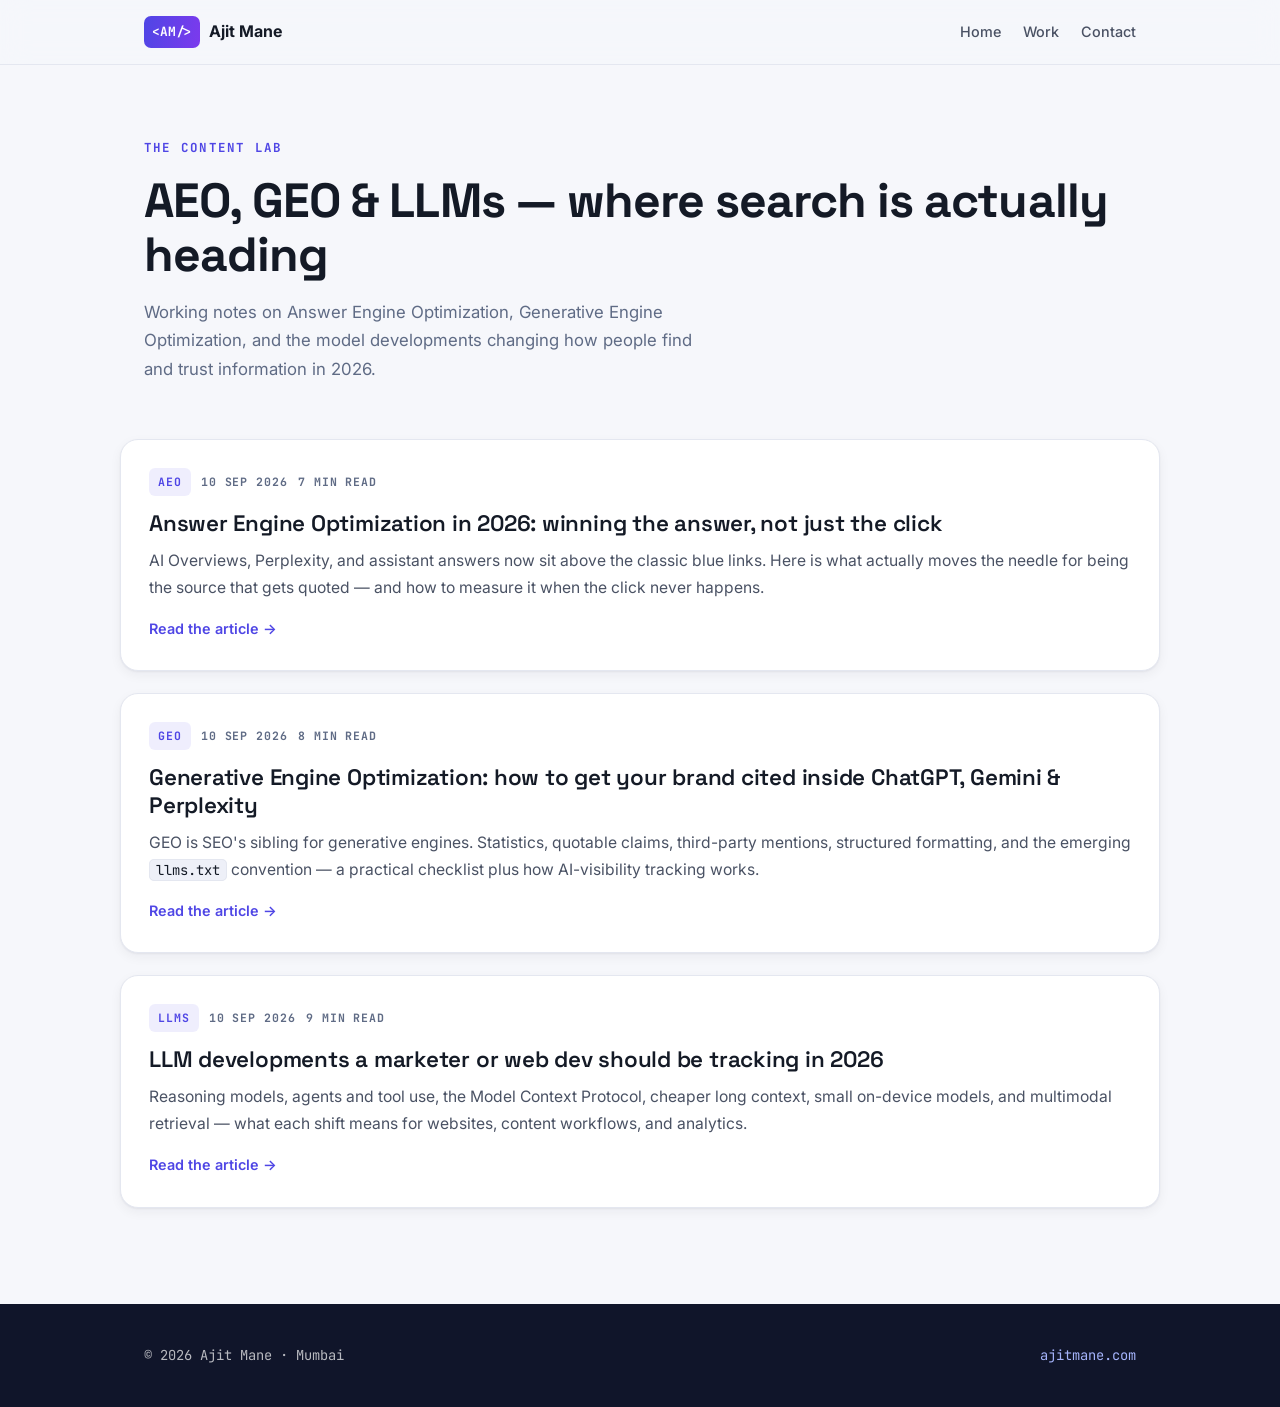
<file: blog/index.html>
<!DOCTYPE html>
<html lang="en">
<head>
  <meta charset="UTF-8"/>
  <meta name="viewport" content="width=device-width, initial-scale=1.0"/>
  <title>Blog — AEO, GEO & LLM trends | Ajit Mane</title>
  <meta name="description" content="Notes on Answer Engine Optimization (AEO), Generative Engine Optimization (GEO), and the LLM developments that are reshaping search, content, and marketing in 2026."/>
  <link rel="canonical" href="https://ajitmane.com/blog/"/>
  <meta name="robots" content="index, follow"/>
  <meta name="author" content="Ajit Mane"/>
  <meta name="theme-color" content="#4f46e5"/>

  <meta property="og:type" content="website"/>
  <meta property="og:site_name" content="Ajit Mane"/>
  <meta property="og:title" content="Blog — AEO, GEO & LLM trends | Ajit Mane"/>
  <meta property="og:description" content="Answer Engine Optimization, Generative Engine Optimization, and the LLM shifts reshaping search and marketing in 2026."/>
  <meta property="og:url" content="https://ajitmane.com/blog/"/>
  <meta property="og:image" content="https://ajitmane.com/og-image.png"/>
  <meta name="twitter:card" content="summary_large_image"/>

  <link rel="icon" href="data:image/svg+xml,%3Csvg xmlns='http://www.w3.org/2000/svg' viewBox='0 0 64 64'%3E%3Crect width='64' height='64' rx='14' fill='%234f46e5'/%3E%3Ctext x='32' y='44' font-family='monospace' font-size='30' font-weight='700' fill='white' text-anchor='middle'%3EAM%3C/text%3E%3C/svg%3E"/>
  <link rel="stylesheet" href="../blog.css"/>

  <script type="application/ld+json">
  {
    "@context": "https://schema.org",
    "@type": "Blog",
    "name": "Ajit Mane — Blog",
    "url": "https://ajitmane.com/blog/",
    "description": "Answer Engine Optimization (AEO), Generative Engine Optimization (GEO), and LLM developments reshaping search and marketing.",
    "author": { "@type": "Person", "name": "Ajit Mane", "url": "https://ajitmane.com/" }
  }
  </script>
</head>
<body>
  <nav class="bnav">
    <div class="bnav-inner">
      <a href="/" class="logo"><span class="logo-mark">&lt;AM/&gt;</span><span>Ajit Mane</span></a>
      <div class="bnav-links">
        <a href="/">Home</a>
        <a href="/#work">Work</a>
        <a href="/#contact">Contact</a>
      </div>
    </div>
  </nav>

  <header class="blog-hero">
    <div class="container-wide">
      <p class="eyebrow">The content lab</p>
      <h1>AEO, GEO &amp; LLMs — where search is actually heading</h1>
      <p>Working notes on Answer Engine Optimization, Generative Engine Optimization, and the model developments changing how people find and trust information in 2026.</p>
    </div>
  </header>

  <main class="post-list container-wide">
    <a class="post-item" href="/blog/answer-engine-optimization-2026.html">
      <div class="post-meta"><span class="post-tag">AEO</span><span>10 Sep 2026</span><span>7 min read</span></div>
      <h2>Answer Engine Optimization in 2026: winning the answer, not just the click</h2>
      <p>AI Overviews, Perplexity, and assistant answers now sit above the classic blue links. Here is what actually moves the needle for being the source that gets quoted — and how to measure it when the click never happens.</p>
      <span class="more">Read the article →</span>
    </a>

    <a class="post-item" href="/blog/generative-engine-optimization-2026.html">
      <div class="post-meta"><span class="post-tag">GEO</span><span>10 Sep 2026</span><span>8 min read</span></div>
      <h2>Generative Engine Optimization: how to get your brand cited inside ChatGPT, Gemini &amp; Perplexity</h2>
      <p>GEO is SEO's sibling for generative engines. Statistics, quotable claims, third-party mentions, structured formatting, and the emerging <code>llms.txt</code> convention — a practical checklist plus how AI-visibility tracking works.</p>
      <span class="more">Read the article →</span>
    </a>

    <a class="post-item" href="/blog/llm-trends-2026.html">
      <div class="post-meta"><span class="post-tag">LLMs</span><span>10 Sep 2026</span><span>9 min read</span></div>
      <h2>LLM developments a marketer or web dev should be tracking in 2026</h2>
      <p>Reasoning models, agents and tool use, the Model Context Protocol, cheaper long context, small on-device models, and multimodal retrieval — what each shift means for websites, content workflows, and analytics.</p>
      <span class="more">Read the article →</span>
    </a>
  </main>

  <footer class="bfooter">
    <div class="bfooter-inner">
      <span>© 2026 Ajit Mane · Mumbai</span>
      <span><a href="/">ajitmane.com</a></span>
    </div>
  </footer>
</body>
</html>
</file>
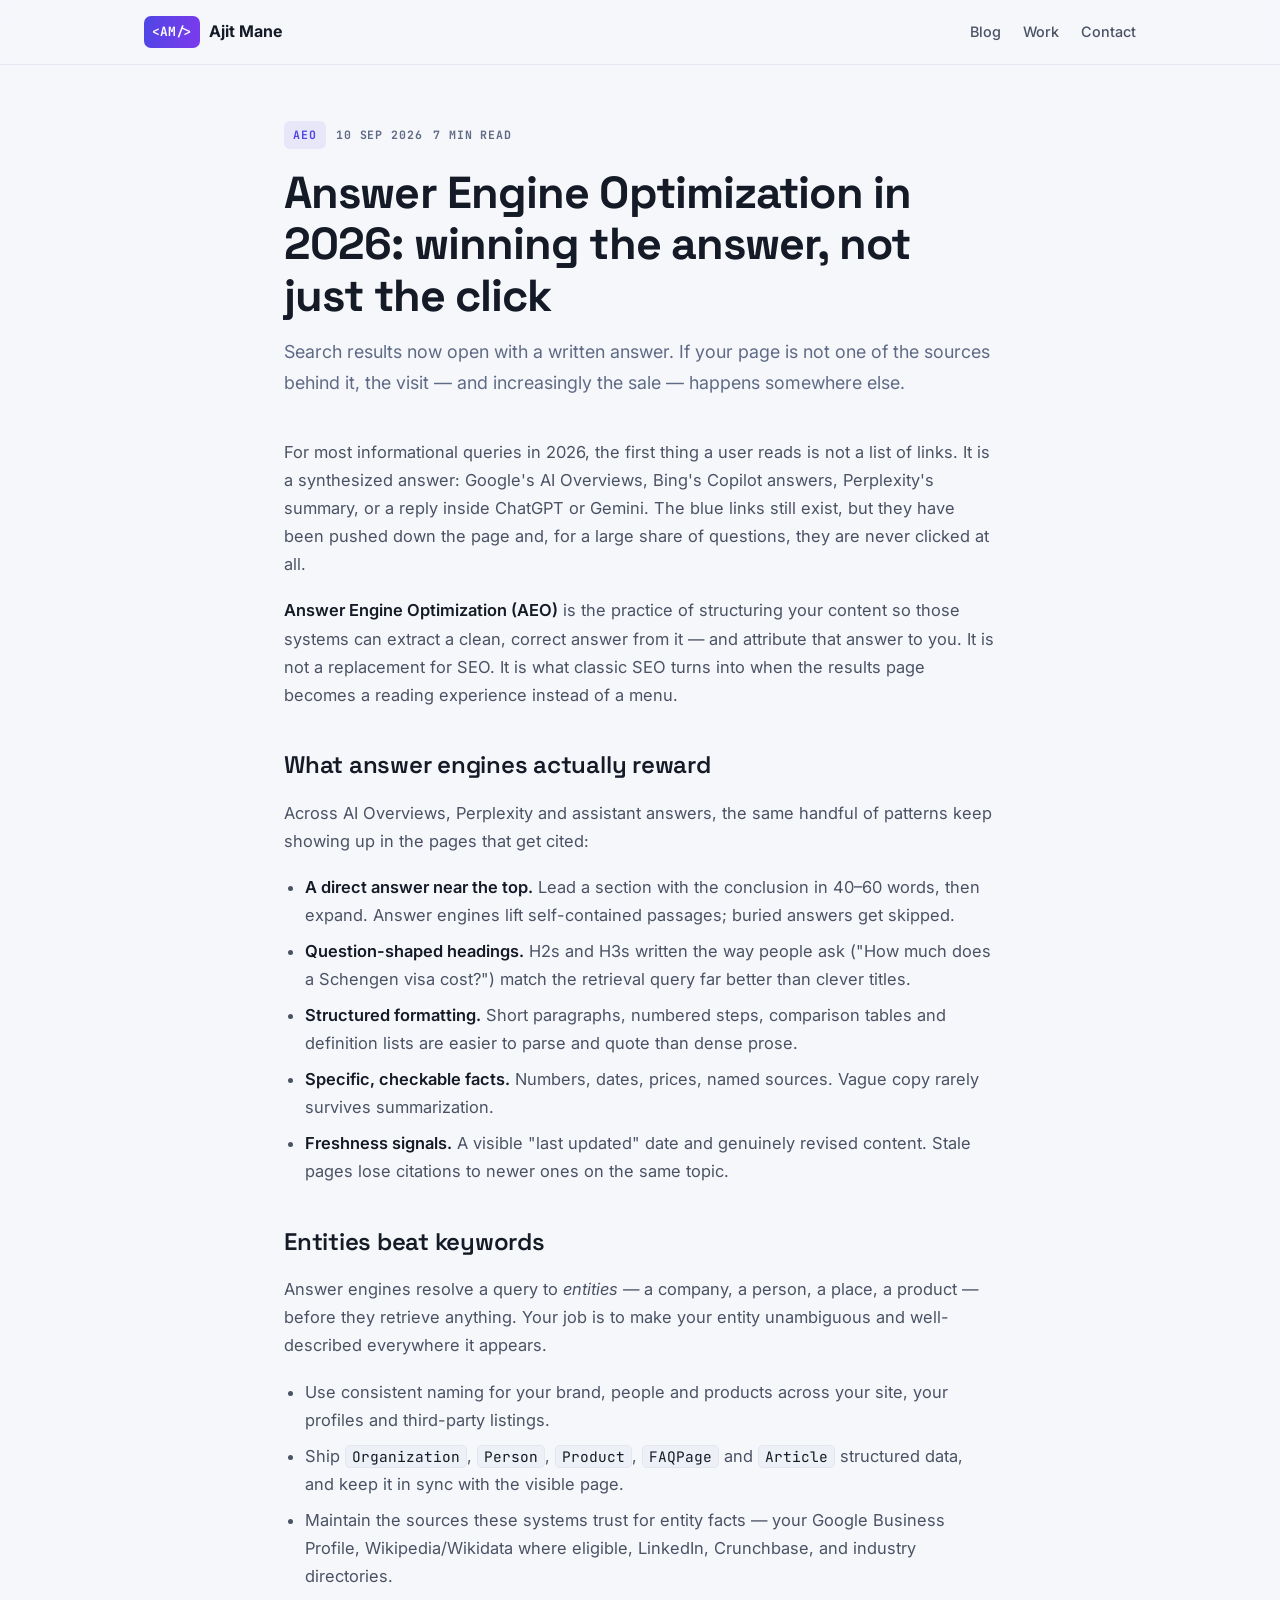
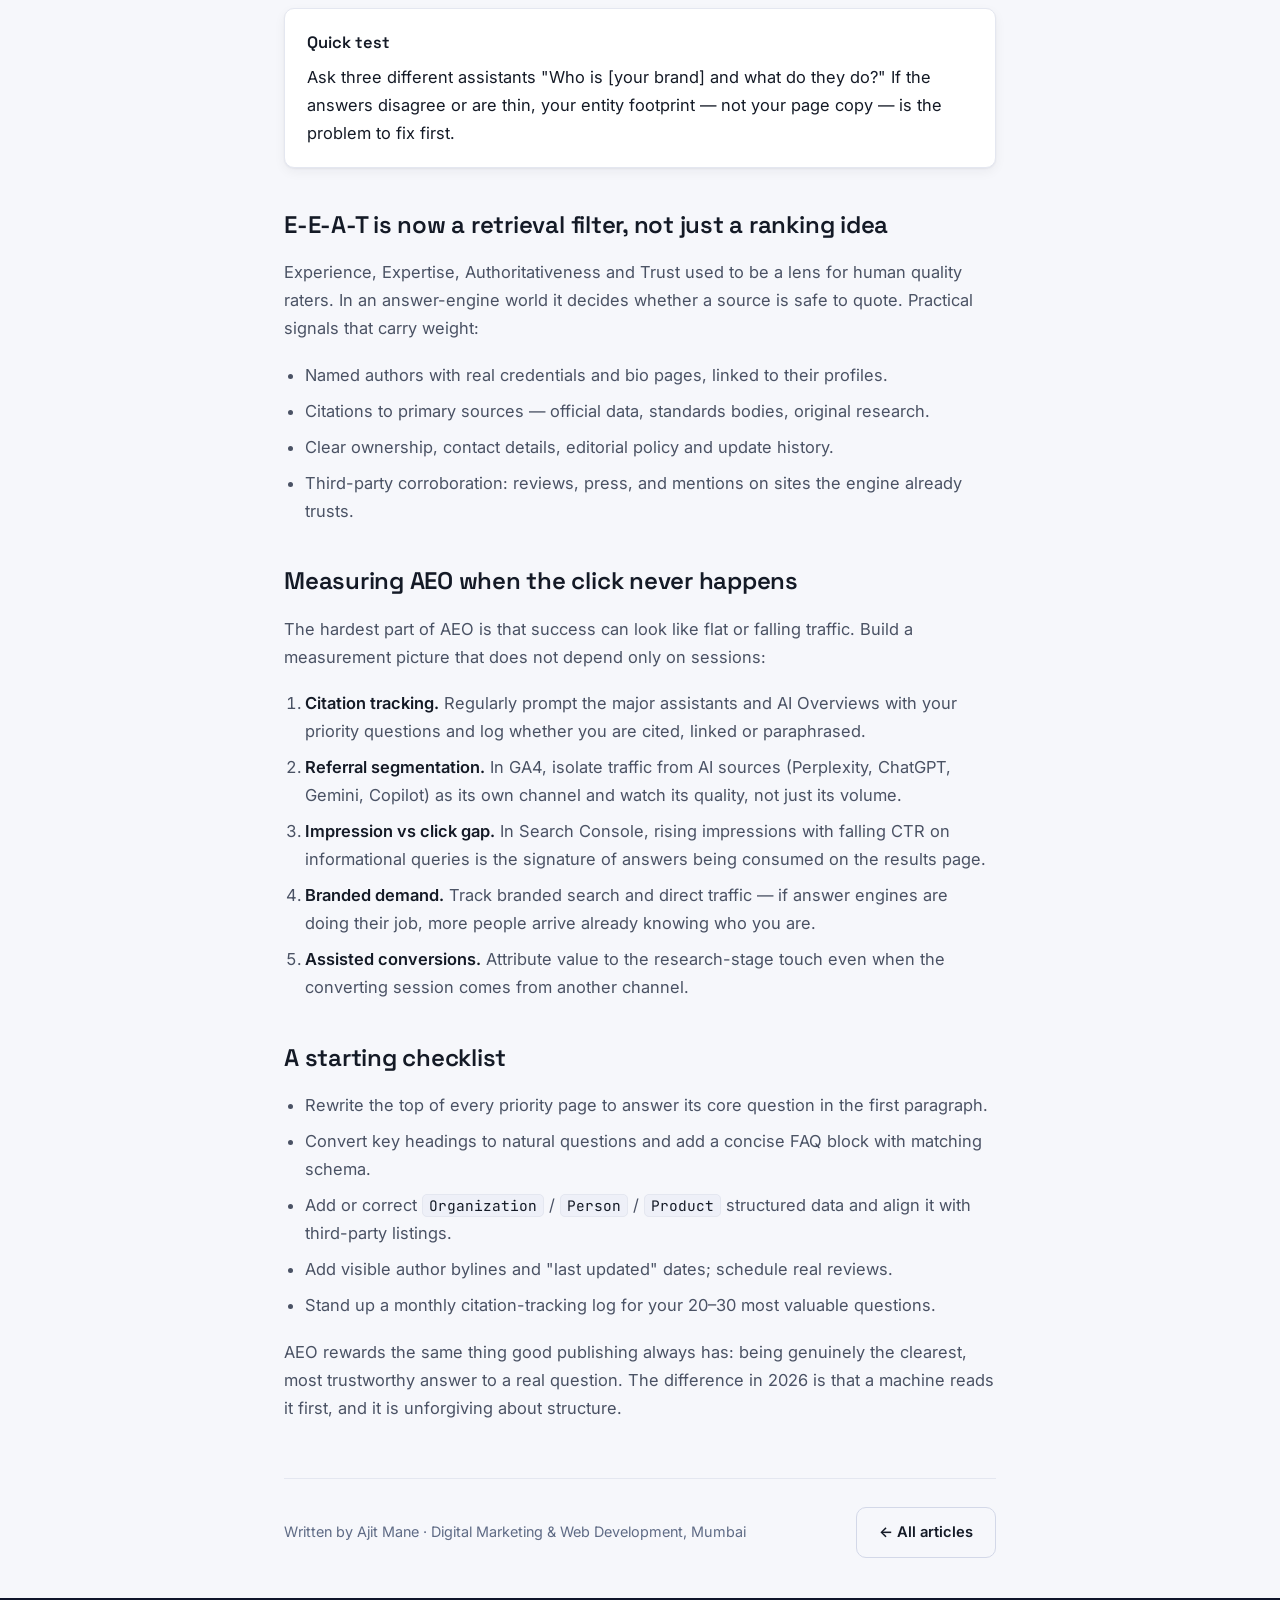
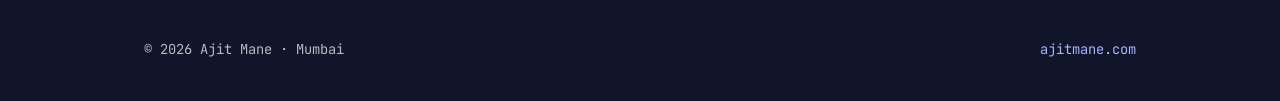
<file: blog/answer-engine-optimization-2026.html>
<!DOCTYPE html>
<html lang="en">
<head>
  <meta charset="UTF-8"/>
  <meta name="viewport" content="width=device-width, initial-scale=1.0"/>
  <title>Answer Engine Optimization in 2026: winning the answer, not just the click | Ajit Mane</title>
  <meta name="description" content="A practical 2026 guide to Answer Engine Optimization (AEO): how to become the source AI Overviews, Perplexity and assistants quote, which on-page signals matter, and how to measure impact when the click never happens."/>
  <link rel="canonical" href="https://ajitmane.com/blog/answer-engine-optimization-2026.html"/>
  <meta name="robots" content="index, follow"/>
  <meta name="author" content="Ajit Mane"/>
  <meta name="theme-color" content="#4f46e5"/>

  <meta property="og:type" content="article"/>
  <meta property="og:site_name" content="Ajit Mane"/>
  <meta property="og:title" content="Answer Engine Optimization in 2026: winning the answer, not just the click"/>
  <meta property="og:description" content="How to become the source AI Overviews, Perplexity and assistants quote — and how to measure it when the click never happens."/>
  <meta property="og:url" content="https://ajitmane.com/blog/answer-engine-optimization-2026.html"/>
  <meta property="og:image" content="https://ajitmane.com/og-image.png"/>
  <meta name="twitter:card" content="summary_large_image"/>

  <link rel="icon" href="data:image/svg+xml,%3Csvg xmlns='http://www.w3.org/2000/svg' viewBox='0 0 64 64'%3E%3Crect width='64' height='64' rx='14' fill='%234f46e5'/%3E%3Ctext x='32' y='44' font-family='monospace' font-size='30' font-weight='700' fill='white' text-anchor='middle'%3EAM%3C/text%3E%3C/svg%3E"/>
  <link rel="stylesheet" href="../blog.css"/>

  <script type="application/ld+json">
  {
    "@context": "https://schema.org",
    "@type": "BlogPosting",
    "headline": "Answer Engine Optimization in 2026: winning the answer, not just the click",
    "description": "A practical 2026 guide to Answer Engine Optimization (AEO): on-page signals, entity SEO, and measuring impact in a zero-click world.",
    "datePublished": "2026-09-10",
    "dateModified": "2026-09-10",
    "author": { "@type": "Person", "name": "Ajit Mane", "url": "https://ajitmane.com/" },
    "publisher": { "@type": "Person", "name": "Ajit Mane" },
    "mainEntityOfPage": "https://ajitmane.com/blog/answer-engine-optimization-2026.html"
  }
  </script>
</head>
<body>
  <nav class="bnav">
    <div class="bnav-inner">
      <a href="/" class="logo"><span class="logo-mark">&lt;AM/&gt;</span><span>Ajit Mane</span></a>
      <div class="bnav-links">
        <a href="/blog/">Blog</a>
        <a href="/#work">Work</a>
        <a href="/#contact">Contact</a>
      </div>
    </div>
  </nav>

  <article class="article">
    <div class="container">
      <header class="article-head">
        <div class="post-meta"><span class="post-tag">AEO</span><span>10 Sep 2026</span><span>7 min read</span></div>
        <h1>Answer Engine Optimization in 2026: winning the answer, not just the click</h1>
        <p class="standfirst">Search results now open with a written answer. If your page is not one of the sources behind it, the visit — and increasingly the sale — happens somewhere else.</p>
      </header>

      <div class="article-body">
        <p>For most informational queries in 2026, the first thing a user reads is not a list of links. It is a synthesized answer: Google's AI Overviews, Bing's Copilot answers, Perplexity's summary, or a reply inside ChatGPT or Gemini. The blue links still exist, but they have been pushed down the page and, for a large share of questions, they are never clicked at all.</p>
        <p><strong>Answer Engine Optimization (AEO)</strong> is the practice of structuring your content so those systems can extract a clean, correct answer from it — and attribute that answer to you. It is not a replacement for SEO. It is what classic SEO turns into when the results page becomes a reading experience instead of a menu.</p>

        <h2>What answer engines actually reward</h2>
        <p>Across AI Overviews, Perplexity and assistant answers, the same handful of patterns keep showing up in the pages that get cited:</p>
        <ul>
          <li><strong>A direct answer near the top.</strong> Lead a section with the conclusion in 40&ndash;60 words, then expand. Answer engines lift self-contained passages; buried answers get skipped.</li>
          <li><strong>Question-shaped headings.</strong> H2s and H3s written the way people ask ("How much does a Schengen visa cost?") match the retrieval query far better than clever titles.</li>
          <li><strong>Structured formatting.</strong> Short paragraphs, numbered steps, comparison tables and definition lists are easier to parse and quote than dense prose.</li>
          <li><strong>Specific, checkable facts.</strong> Numbers, dates, prices, named sources. Vague copy rarely survives summarization.</li>
          <li><strong>Freshness signals.</strong> A visible "last updated" date and genuinely revised content. Stale pages lose citations to newer ones on the same topic.</li>
        </ul>

        <h2>Entities beat keywords</h2>
        <p>Answer engines resolve a query to <em>entities</em> — a company, a person, a place, a product — before they retrieve anything. Your job is to make your entity unambiguous and well-described everywhere it appears.</p>
        <ul>
          <li>Use consistent naming for your brand, people and products across your site, your profiles and third-party listings.</li>
          <li>Ship <code>Organization</code>, <code>Person</code>, <code>Product</code>, <code>FAQPage</code> and <code>Article</code> structured data, and keep it in sync with the visible page.</li>
          <li>Maintain the sources these systems trust for entity facts — your Google Business Profile, Wikipedia/Wikidata where eligible, LinkedIn, Crunchbase, and industry directories.</li>
        </ul>

        <div class="callout">
          <strong>Quick test</strong>
          Ask three different assistants "Who is [your brand] and what do they do?" If the answers disagree or are thin, your entity footprint — not your page copy — is the problem to fix first.
        </div>

        <h2>E-E-A-T is now a retrieval filter, not just a ranking idea</h2>
        <p>Experience, Expertise, Authoritativeness and Trust used to be a lens for human quality raters. In an answer-engine world it decides whether a source is safe to quote. Practical signals that carry weight:</p>
        <ul>
          <li>Named authors with real credentials and bio pages, linked to their profiles.</li>
          <li>Citations to primary sources — official data, standards bodies, original research.</li>
          <li>Clear ownership, contact details, editorial policy and update history.</li>
          <li>Third-party corroboration: reviews, press, and mentions on sites the engine already trusts.</li>
        </ul>

        <h2>Measuring AEO when the click never happens</h2>
        <p>The hardest part of AEO is that success can look like flat or falling traffic. Build a measurement picture that does not depend only on sessions:</p>
        <ol>
          <li><strong>Citation tracking.</strong> Regularly prompt the major assistants and AI Overviews with your priority questions and log whether you are cited, linked or paraphrased.</li>
          <li><strong>Referral segmentation.</strong> In GA4, isolate traffic from AI sources (Perplexity, ChatGPT, Gemini, Copilot) as its own channel and watch its quality, not just its volume.</li>
          <li><strong>Impression vs click gap.</strong> In Search Console, rising impressions with falling CTR on informational queries is the signature of answers being consumed on the results page.</li>
          <li><strong>Branded demand.</strong> Track branded search and direct traffic — if answer engines are doing their job, more people arrive already knowing who you are.</li>
          <li><strong>Assisted conversions.</strong> Attribute value to the research-stage touch even when the converting session comes from another channel.</li>
        </ol>

        <h2>A starting checklist</h2>
        <ul>
          <li>Rewrite the top of every priority page to answer its core question in the first paragraph.</li>
          <li>Convert key headings to natural questions and add a concise FAQ block with matching schema.</li>
          <li>Add or correct <code>Organization</code> / <code>Person</code> / <code>Product</code> structured data and align it with third-party listings.</li>
          <li>Add visible author bylines and "last updated" dates; schedule real reviews.</li>
          <li>Stand up a monthly citation-tracking log for your 20&ndash;30 most valuable questions.</li>
        </ul>

        <p>AEO rewards the same thing good publishing always has: being genuinely the clearest, most trustworthy answer to a real question. The difference in 2026 is that a machine reads it first, and it is unforgiving about structure.</p>
      </div>

      <footer class="article-foot">
        <span class="byline">Written by Ajit Mane · Digital Marketing &amp; Web Development, Mumbai</span>
        <a class="btn" href="/blog/">← All articles</a>
      </footer>
    </div>
  </article>

  <footer class="bfooter">
    <div class="bfooter-inner">
      <span>© 2026 Ajit Mane · Mumbai</span>
      <span><a href="/">ajitmane.com</a></span>
    </div>
  </footer>
</body>
</html>
</file>
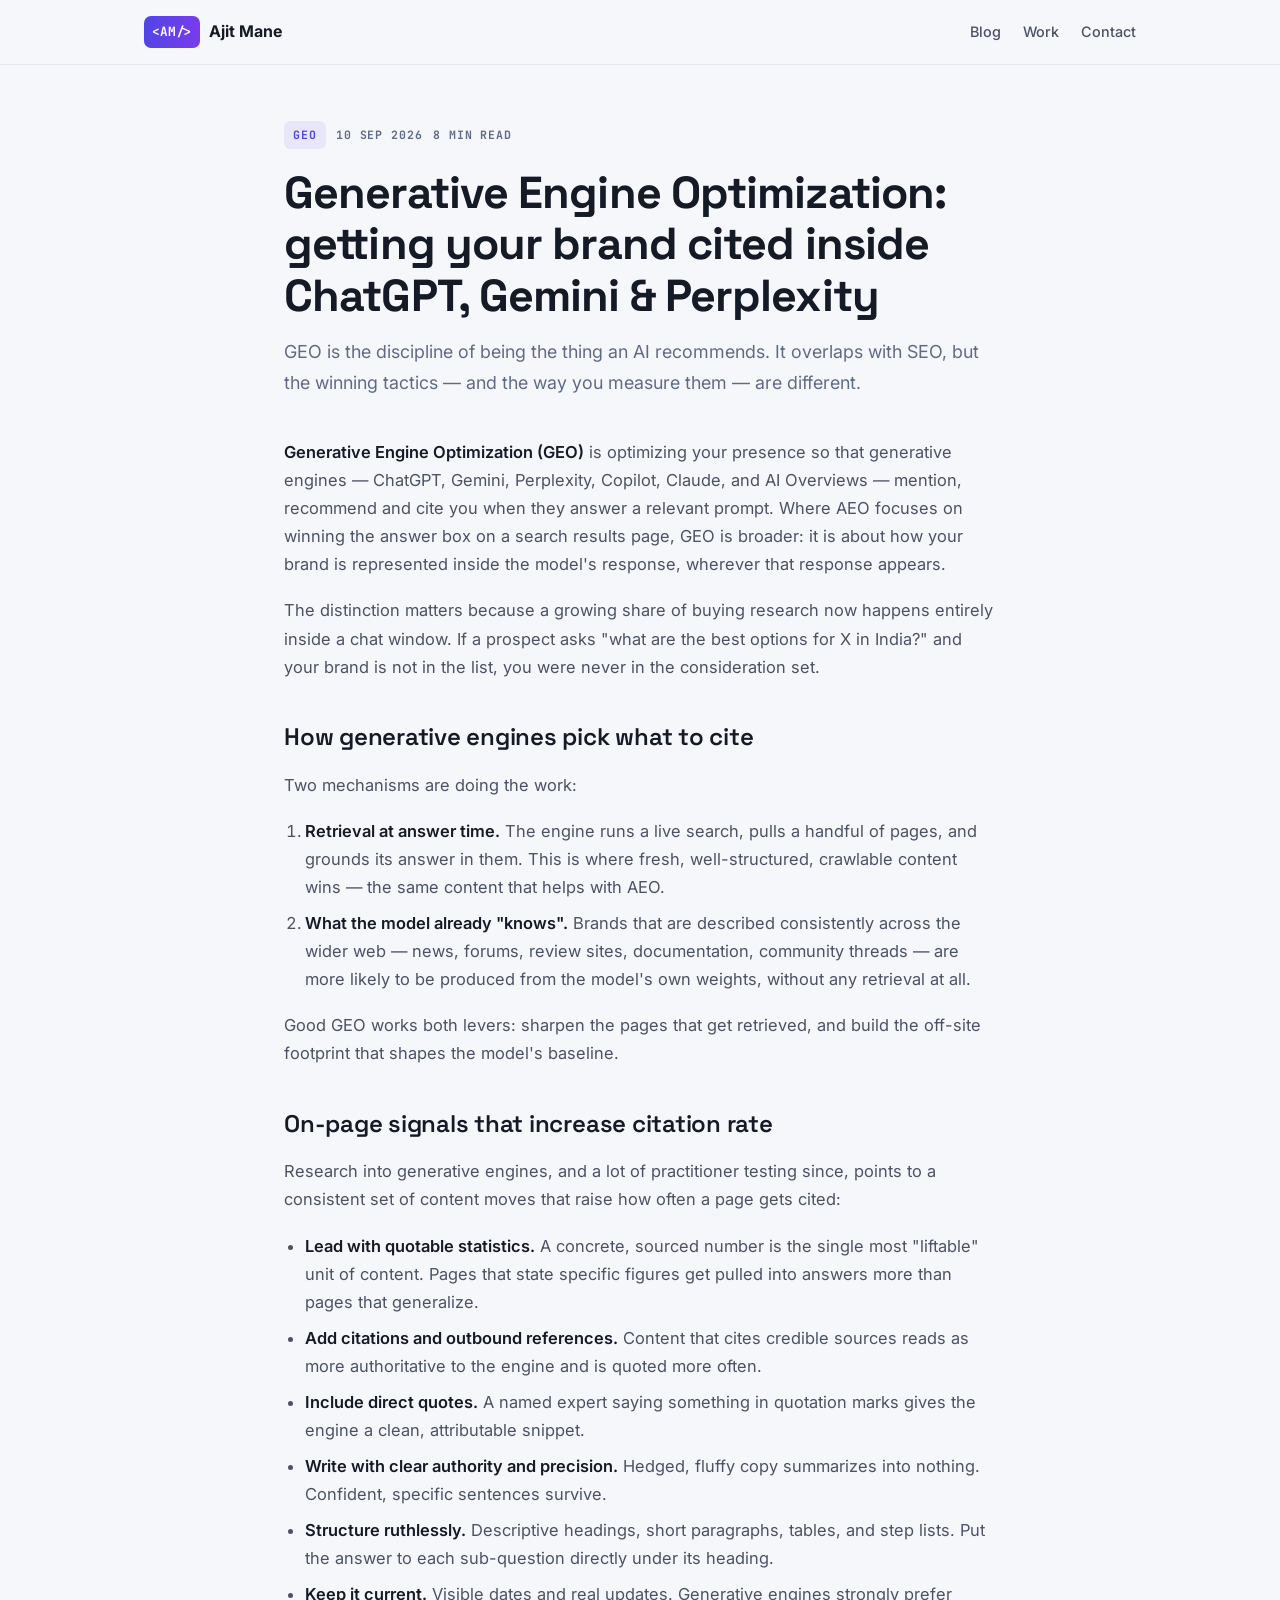
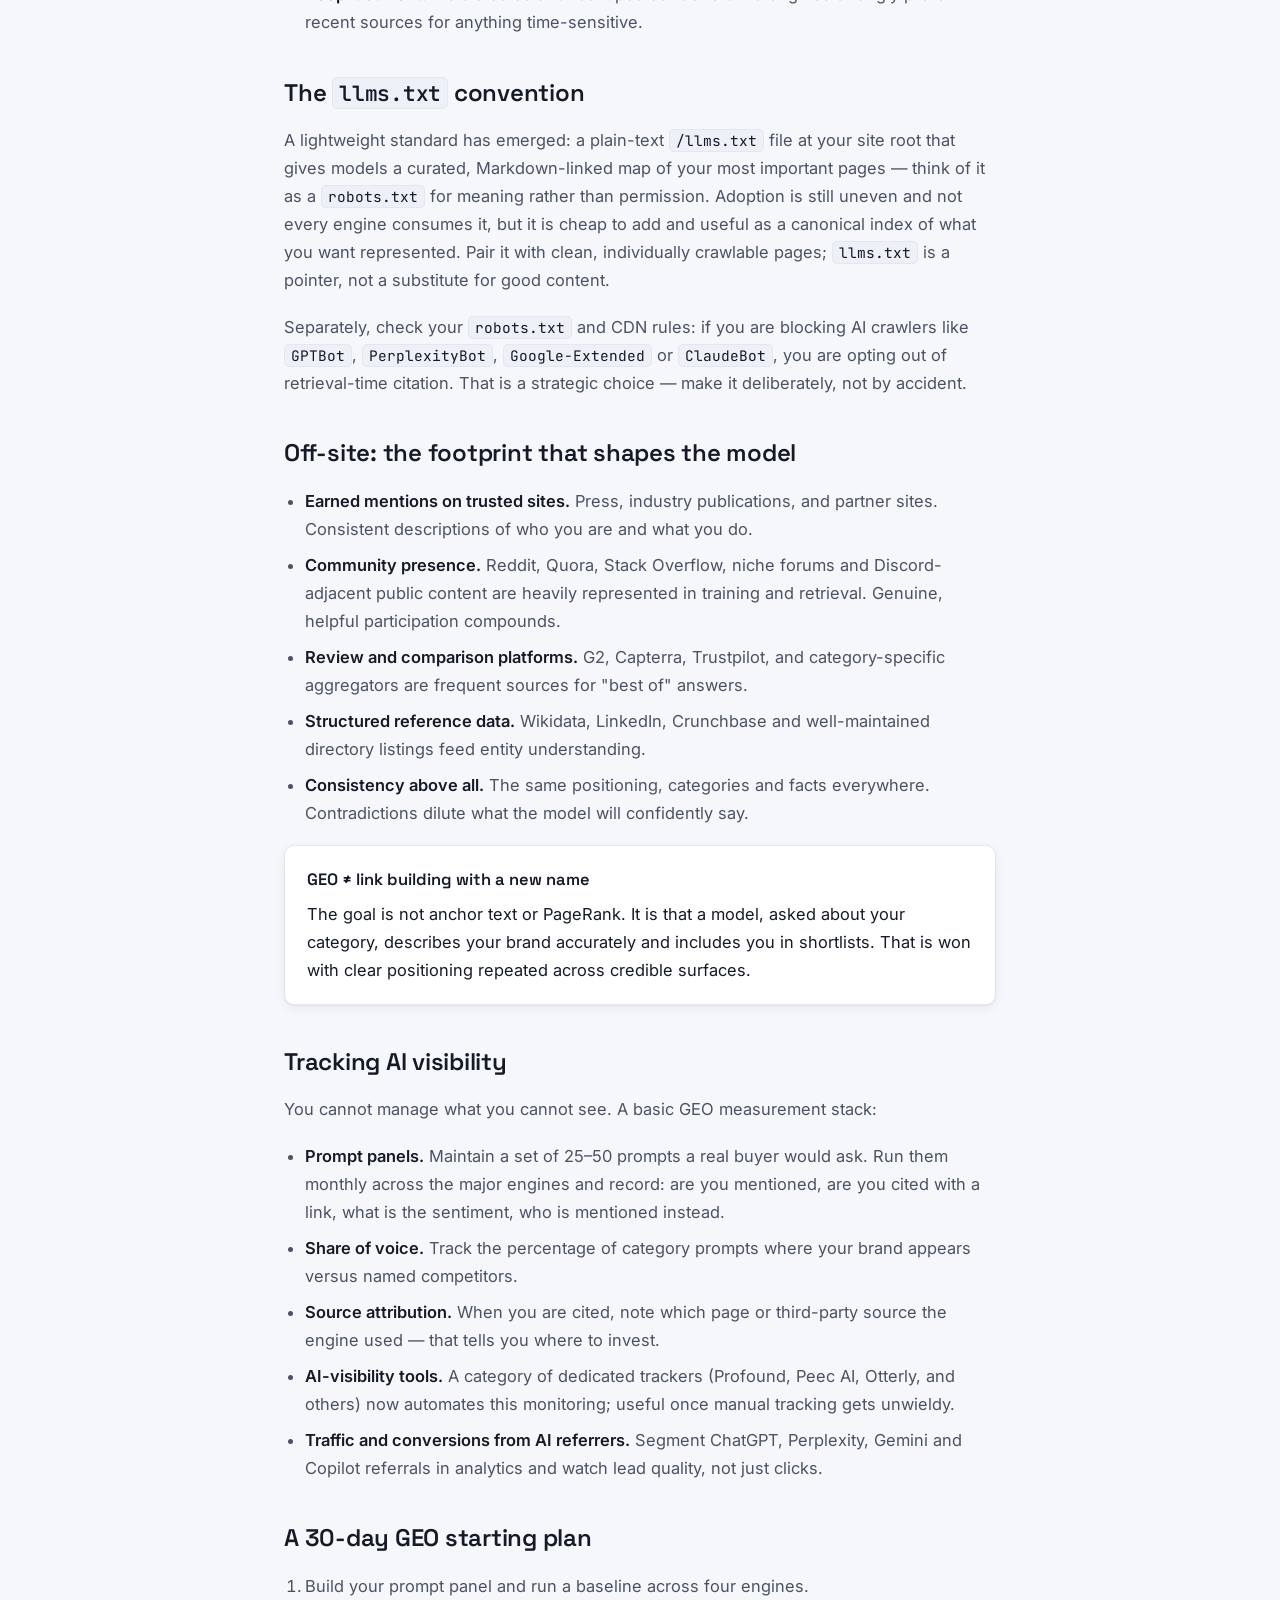
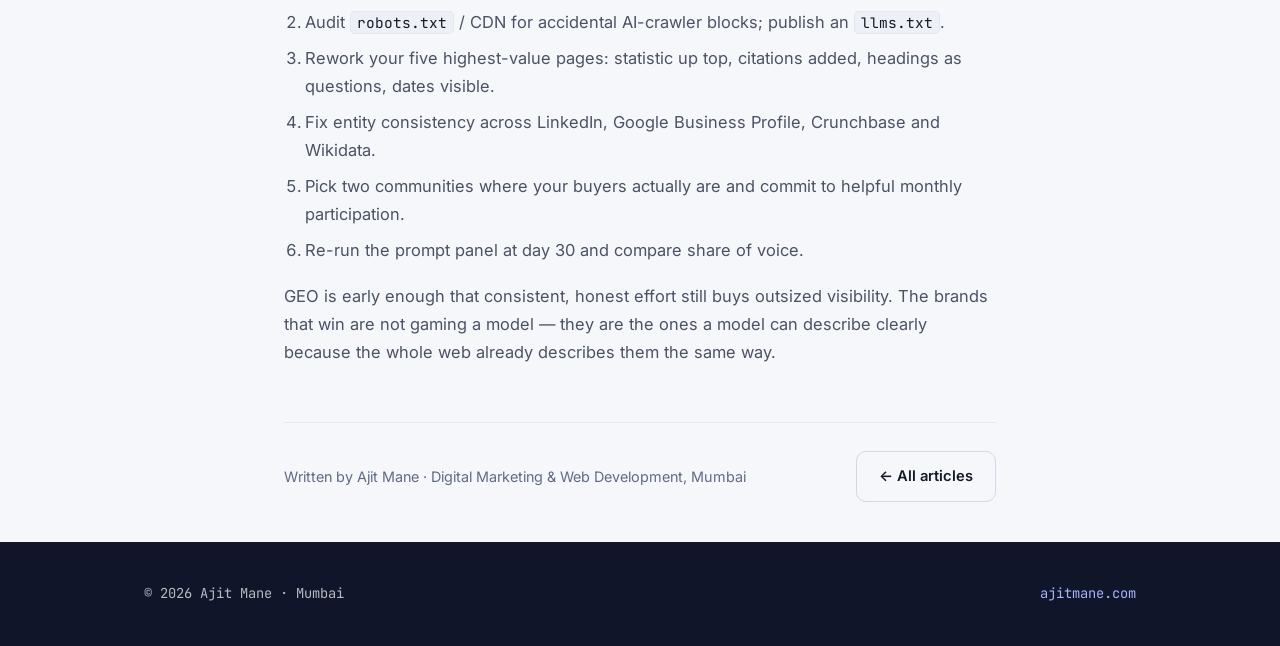
<file: blog/generative-engine-optimization-2026.html>
<!DOCTYPE html>
<html lang="en">
<head>
  <meta charset="UTF-8"/>
  <meta name="viewport" content="width=device-width, initial-scale=1.0"/>
  <title>Generative Engine Optimization: getting your brand cited inside ChatGPT, Gemini &amp; Perplexity | Ajit Mane</title>
  <meta name="description" content="A practical 2026 GEO guide: the content signals that get brands cited by generative engines, the emerging llms.txt convention, off-site mentions, and how AI-visibility tracking works."/>
  <link rel="canonical" href="https://ajitmane.com/blog/generative-engine-optimization-2026.html"/>
  <meta name="robots" content="index, follow"/>
  <meta name="author" content="Ajit Mane"/>
  <meta name="theme-color" content="#4f46e5"/>

  <meta property="og:type" content="article"/>
  <meta property="og:site_name" content="Ajit Mane"/>
  <meta property="og:title" content="Generative Engine Optimization: getting your brand cited inside ChatGPT, Gemini & Perplexity"/>
  <meta property="og:description" content="The content and off-site signals that get brands surfaced and cited by generative engines in 2026 — plus how to track AI visibility."/>
  <meta property="og:url" content="https://ajitmane.com/blog/generative-engine-optimization-2026.html"/>
  <meta property="og:image" content="https://ajitmane.com/og-image.png"/>
  <meta name="twitter:card" content="summary_large_image"/>

  <link rel="icon" href="data:image/svg+xml,%3Csvg xmlns='http://www.w3.org/2000/svg' viewBox='0 0 64 64'%3E%3Crect width='64' height='64' rx='14' fill='%234f46e5'/%3E%3Ctext x='32' y='44' font-family='monospace' font-size='30' font-weight='700' fill='white' text-anchor='middle'%3EAM%3C/text%3E%3C/svg%3E"/>
  <link rel="stylesheet" href="../blog.css"/>

  <script type="application/ld+json">
  {
    "@context": "https://schema.org",
    "@type": "BlogPosting",
    "headline": "Generative Engine Optimization: getting your brand cited inside ChatGPT, Gemini & Perplexity",
    "description": "The content and off-site signals that get brands surfaced and cited by generative engines in 2026, plus how AI-visibility tracking works.",
    "datePublished": "2026-09-10",
    "dateModified": "2026-09-10",
    "author": { "@type": "Person", "name": "Ajit Mane", "url": "https://ajitmane.com/" },
    "publisher": { "@type": "Person", "name": "Ajit Mane" },
    "mainEntityOfPage": "https://ajitmane.com/blog/generative-engine-optimization-2026.html"
  }
  </script>
</head>
<body>
  <nav class="bnav">
    <div class="bnav-inner">
      <a href="/" class="logo"><span class="logo-mark">&lt;AM/&gt;</span><span>Ajit Mane</span></a>
      <div class="bnav-links">
        <a href="/blog/">Blog</a>
        <a href="/#work">Work</a>
        <a href="/#contact">Contact</a>
      </div>
    </div>
  </nav>

  <article class="article">
    <div class="container">
      <header class="article-head">
        <div class="post-meta"><span class="post-tag">GEO</span><span>10 Sep 2026</span><span>8 min read</span></div>
        <h1>Generative Engine Optimization: getting your brand cited inside ChatGPT, Gemini &amp; Perplexity</h1>
        <p class="standfirst">GEO is the discipline of being the thing an AI recommends. It overlaps with SEO, but the winning tactics — and the way you measure them — are different.</p>
      </header>

      <div class="article-body">
        <p><strong>Generative Engine Optimization (GEO)</strong> is optimizing your presence so that generative engines — ChatGPT, Gemini, Perplexity, Copilot, Claude, and AI Overviews — mention, recommend and cite you when they answer a relevant prompt. Where AEO focuses on winning the answer box on a search results page, GEO is broader: it is about how your brand is represented inside the model's response, wherever that response appears.</p>
        <p>The distinction matters because a growing share of buying research now happens entirely inside a chat window. If a prospect asks "what are the best options for X in India?" and your brand is not in the list, you were never in the consideration set.</p>

        <h2>How generative engines pick what to cite</h2>
        <p>Two mechanisms are doing the work:</p>
        <ol>
          <li><strong>Retrieval at answer time.</strong> The engine runs a live search, pulls a handful of pages, and grounds its answer in them. This is where fresh, well-structured, crawlable content wins — the same content that helps with AEO.</li>
          <li><strong>What the model already "knows".</strong> Brands that are described consistently across the wider web — news, forums, review sites, documentation, community threads — are more likely to be produced from the model's own weights, without any retrieval at all.</li>
        </ol>
        <p>Good GEO works both levers: sharpen the pages that get retrieved, and build the off-site footprint that shapes the model's baseline.</p>

        <h2>On-page signals that increase citation rate</h2>
        <p>Research into generative engines, and a lot of practitioner testing since, points to a consistent set of content moves that raise how often a page gets cited:</p>
        <ul>
          <li><strong>Lead with quotable statistics.</strong> A concrete, sourced number is the single most "liftable" unit of content. Pages that state specific figures get pulled into answers more than pages that generalize.</li>
          <li><strong>Add citations and outbound references.</strong> Content that cites credible sources reads as more authoritative to the engine and is quoted more often.</li>
          <li><strong>Include direct quotes.</strong> A named expert saying something in quotation marks gives the engine a clean, attributable snippet.</li>
          <li><strong>Write with clear authority and precision.</strong> Hedged, fluffy copy summarizes into nothing. Confident, specific sentences survive.</li>
          <li><strong>Structure ruthlessly.</strong> Descriptive headings, short paragraphs, tables, and step lists. Put the answer to each sub-question directly under its heading.</li>
          <li><strong>Keep it current.</strong> Visible dates and real updates. Generative engines strongly prefer recent sources for anything time-sensitive.</li>
        </ul>

        <h2>The <code>llms.txt</code> convention</h2>
        <p>A lightweight standard has emerged: a plain-text <code>/llms.txt</code> file at your site root that gives models a curated, Markdown-linked map of your most important pages — think of it as a <code>robots.txt</code> for meaning rather than permission. Adoption is still uneven and not every engine consumes it, but it is cheap to add and useful as a canonical index of what you want represented. Pair it with clean, individually crawlable pages; <code>llms.txt</code> is a pointer, not a substitute for good content.</p>
        <p>Separately, check your <code>robots.txt</code> and CDN rules: if you are blocking AI crawlers like <code>GPTBot</code>, <code>PerplexityBot</code>, <code>Google-Extended</code> or <code>ClaudeBot</code>, you are opting out of retrieval-time citation. That is a strategic choice — make it deliberately, not by accident.</p>

        <h2>Off-site: the footprint that shapes the model</h2>
        <ul>
          <li><strong>Earned mentions on trusted sites.</strong> Press, industry publications, and partner sites. Consistent descriptions of who you are and what you do.</li>
          <li><strong>Community presence.</strong> Reddit, Quora, Stack Overflow, niche forums and Discord-adjacent public content are heavily represented in training and retrieval. Genuine, helpful participation compounds.</li>
          <li><strong>Review and comparison platforms.</strong> G2, Capterra, Trustpilot, and category-specific aggregators are frequent sources for "best of" answers.</li>
          <li><strong>Structured reference data.</strong> Wikidata, LinkedIn, Crunchbase and well-maintained directory listings feed entity understanding.</li>
          <li><strong>Consistency above all.</strong> The same positioning, categories and facts everywhere. Contradictions dilute what the model will confidently say.</li>
        </ul>

        <div class="callout">
          <strong>GEO ≠ link building with a new name</strong>
          The goal is not anchor text or PageRank. It is that a model, asked about your category, describes your brand accurately and includes you in shortlists. That is won with clear positioning repeated across credible surfaces.
        </div>

        <h2>Tracking AI visibility</h2>
        <p>You cannot manage what you cannot see. A basic GEO measurement stack:</p>
        <ul>
          <li><strong>Prompt panels.</strong> Maintain a set of 25&ndash;50 prompts a real buyer would ask. Run them monthly across the major engines and record: are you mentioned, are you cited with a link, what is the sentiment, who is mentioned instead.</li>
          <li><strong>Share of voice.</strong> Track the percentage of category prompts where your brand appears versus named competitors.</li>
          <li><strong>Source attribution.</strong> When you are cited, note which page or third-party source the engine used — that tells you where to invest.</li>
          <li><strong>AI-visibility tools.</strong> A category of dedicated trackers (Profound, Peec AI, Otterly, and others) now automates this monitoring; useful once manual tracking gets unwieldy.</li>
          <li><strong>Traffic and conversions from AI referrers.</strong> Segment ChatGPT, Perplexity, Gemini and Copilot referrals in analytics and watch lead quality, not just clicks.</li>
        </ul>

        <h2>A 30-day GEO starting plan</h2>
        <ol>
          <li>Build your prompt panel and run a baseline across four engines.</li>
          <li>Audit <code>robots.txt</code> / CDN for accidental AI-crawler blocks; publish an <code>llms.txt</code>.</li>
          <li>Rework your five highest-value pages: statistic up top, citations added, headings as questions, dates visible.</li>
          <li>Fix entity consistency across LinkedIn, Google Business Profile, Crunchbase and Wikidata.</li>
          <li>Pick two communities where your buyers actually are and commit to helpful monthly participation.</li>
          <li>Re-run the prompt panel at day 30 and compare share of voice.</li>
        </ol>

        <p>GEO is early enough that consistent, honest effort still buys outsized visibility. The brands that win are not gaming a model — they are the ones a model can describe clearly because the whole web already describes them the same way.</p>
      </div>

      <footer class="article-foot">
        <span class="byline">Written by Ajit Mane · Digital Marketing &amp; Web Development, Mumbai</span>
        <a class="btn" href="/blog/">← All articles</a>
      </footer>
    </div>
  </article>

  <footer class="bfooter">
    <div class="bfooter-inner">
      <span>© 2026 Ajit Mane · Mumbai</span>
      <span><a href="/">ajitmane.com</a></span>
    </div>
  </footer>
</body>
</html>
</file>
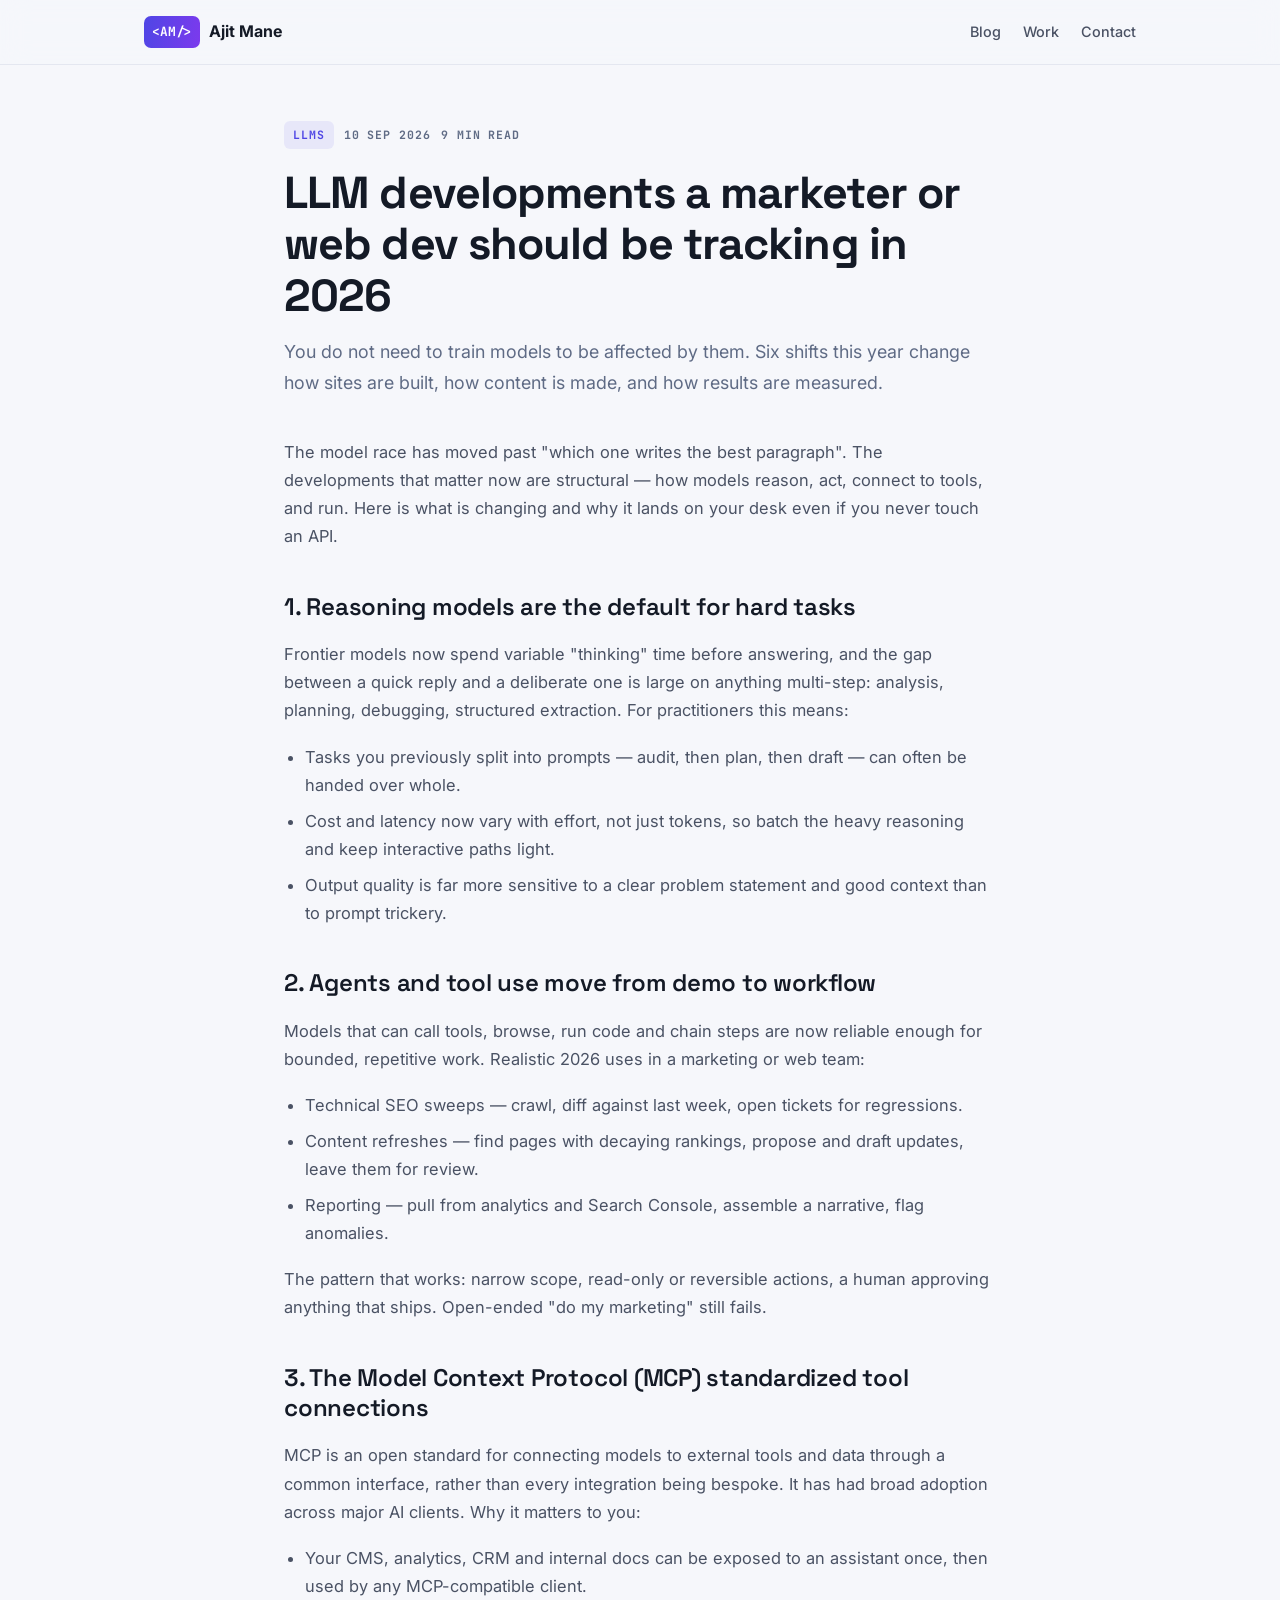
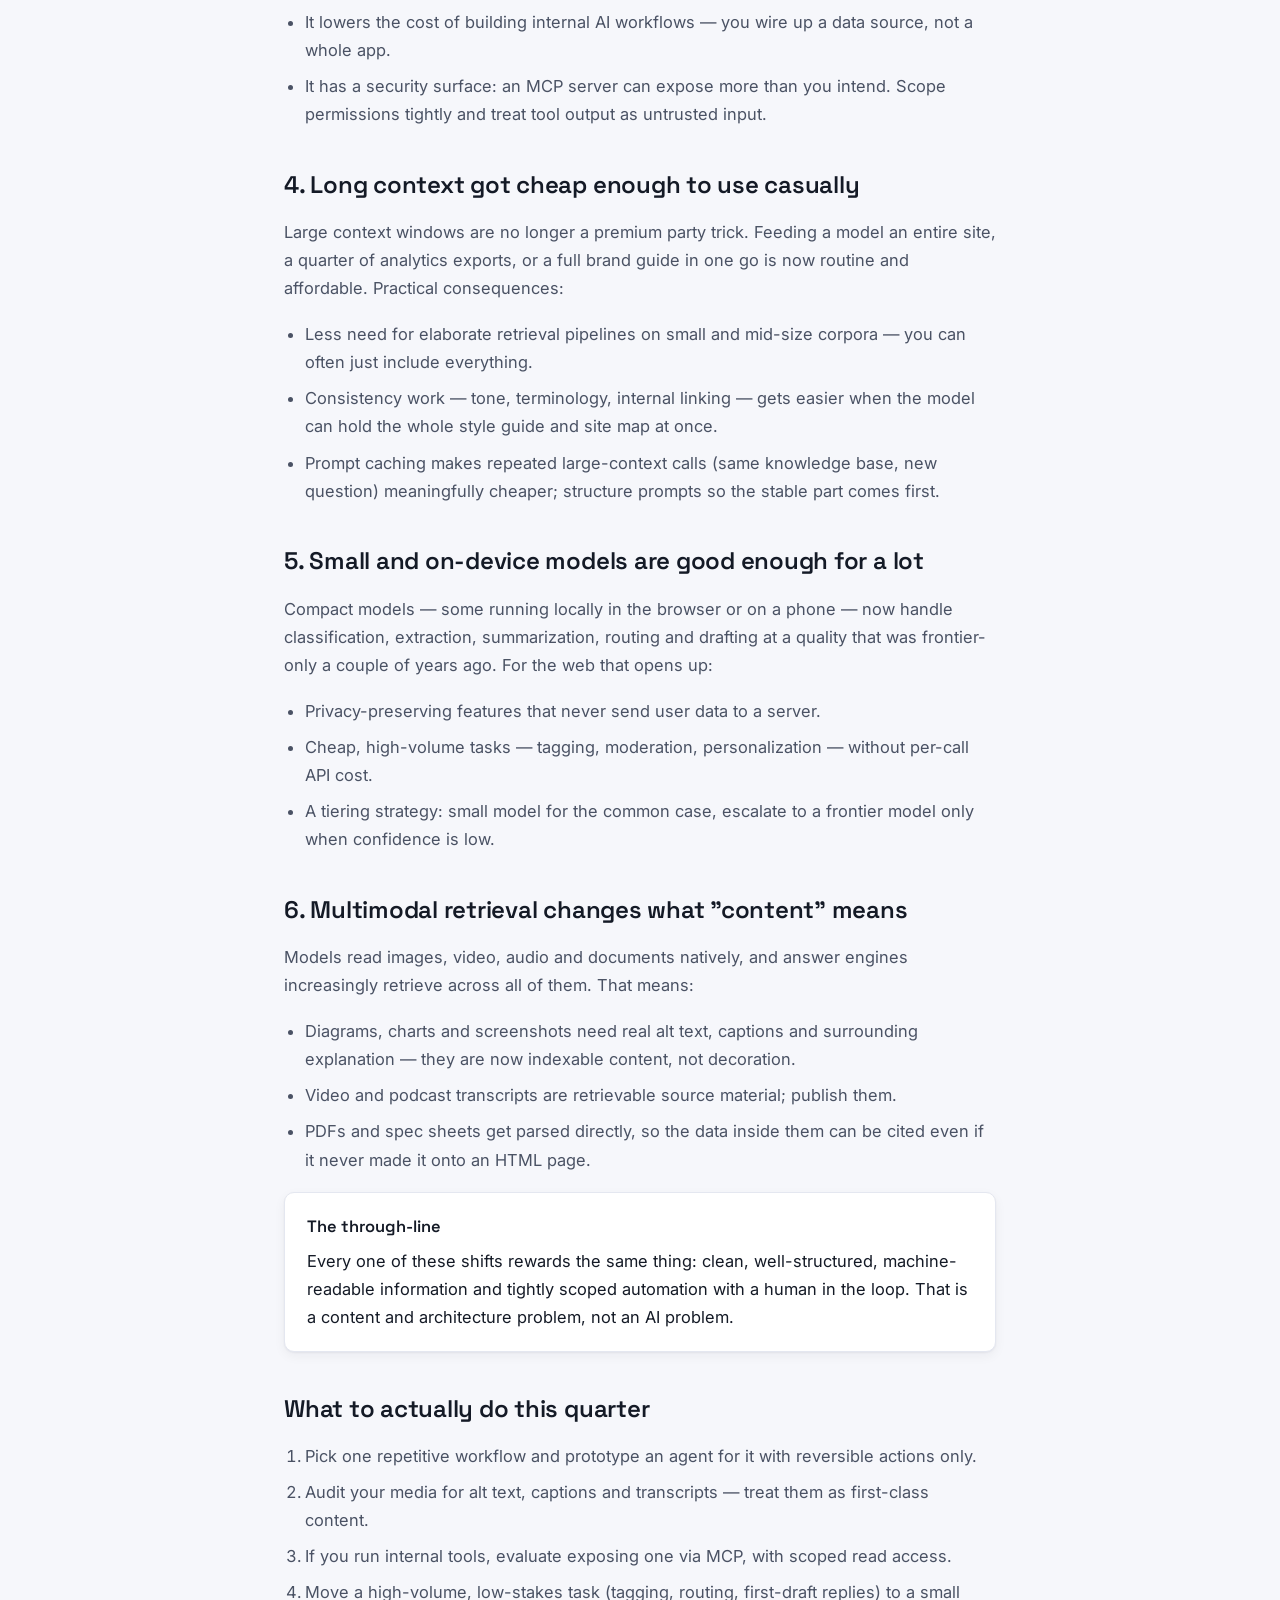
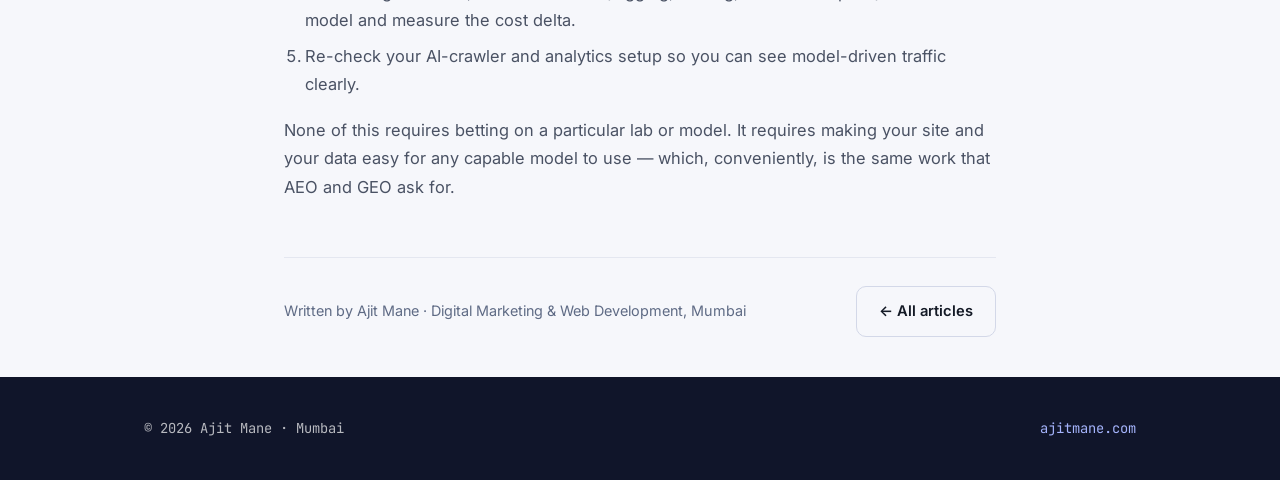
<file: blog/llm-trends-2026.html>
<!DOCTYPE html>
<html lang="en">
<head>
  <meta charset="UTF-8"/>
  <meta name="viewport" content="width=device-width, initial-scale=1.0"/>
  <title>LLM developments a marketer or web dev should be tracking in 2026 | Ajit Mane</title>
  <meta name="description" content="Reasoning models, agents and tool use, the Model Context Protocol, cheaper long context, small on-device models and multimodal retrieval — what each 2026 LLM shift means for websites, content workflows and analytics."/>
  <link rel="canonical" href="https://ajitmane.com/blog/llm-trends-2026.html"/>
  <meta name="robots" content="index, follow"/>
  <meta name="author" content="Ajit Mane"/>
  <meta name="theme-color" content="#4f46e5"/>

  <meta property="og:type" content="article"/>
  <meta property="og:site_name" content="Ajit Mane"/>
  <meta property="og:title" content="LLM developments a marketer or web dev should be tracking in 2026"/>
  <meta property="og:description" content="Reasoning models, agents, MCP, cheaper long context, small models and multimodal retrieval — and what each means for the web."/>
  <meta property="og:url" content="https://ajitmane.com/blog/llm-trends-2026.html"/>
  <meta property="og:image" content="https://ajitmane.com/og-image.png"/>
  <meta name="twitter:card" content="summary_large_image"/>

  <link rel="icon" href="data:image/svg+xml,%3Csvg xmlns='http://www.w3.org/2000/svg' viewBox='0 0 64 64'%3E%3Crect width='64' height='64' rx='14' fill='%234f46e5'/%3E%3Ctext x='32' y='44' font-family='monospace' font-size='30' font-weight='700' fill='white' text-anchor='middle'%3EAM%3C/text%3E%3C/svg%3E"/>
  <link rel="stylesheet" href="../blog.css"/>

  <script type="application/ld+json">
  {
    "@context": "https://schema.org",
    "@type": "BlogPosting",
    "headline": "LLM developments a marketer or web dev should be tracking in 2026",
    "description": "Reasoning models, agents and tool use, the Model Context Protocol, cheaper long context, small on-device models and multimodal retrieval, and what each means for the web.",
    "datePublished": "2026-09-10",
    "dateModified": "2026-09-10",
    "author": { "@type": "Person", "name": "Ajit Mane", "url": "https://ajitmane.com/" },
    "publisher": { "@type": "Person", "name": "Ajit Mane" },
    "mainEntityOfPage": "https://ajitmane.com/blog/llm-trends-2026.html"
  }
  </script>
</head>
<body>
  <nav class="bnav">
    <div class="bnav-inner">
      <a href="/" class="logo"><span class="logo-mark">&lt;AM/&gt;</span><span>Ajit Mane</span></a>
      <div class="bnav-links">
        <a href="/blog/">Blog</a>
        <a href="/#work">Work</a>
        <a href="/#contact">Contact</a>
      </div>
    </div>
  </nav>

  <article class="article">
    <div class="container">
      <header class="article-head">
        <div class="post-meta"><span class="post-tag">LLMs</span><span>10 Sep 2026</span><span>9 min read</span></div>
        <h1>LLM developments a marketer or web dev should be tracking in 2026</h1>
        <p class="standfirst">You do not need to train models to be affected by them. Six shifts this year change how sites are built, how content is made, and how results are measured.</p>
      </header>

      <div class="article-body">
        <p>The model race has moved past "which one writes the best paragraph". The developments that matter now are structural — how models reason, act, connect to tools, and run. Here is what is changing and why it lands on your desk even if you never touch an API.</p>

        <h2>1. Reasoning models are the default for hard tasks</h2>
        <p>Frontier models now spend variable "thinking" time before answering, and the gap between a quick reply and a deliberate one is large on anything multi-step: analysis, planning, debugging, structured extraction. For practitioners this means:</p>
        <ul>
          <li>Tasks you previously split into prompts — audit, then plan, then draft — can often be handed over whole.</li>
          <li>Cost and latency now vary with effort, not just tokens, so batch the heavy reasoning and keep interactive paths light.</li>
          <li>Output quality is far more sensitive to a clear problem statement and good context than to prompt trickery.</li>
        </ul>

        <h2>2. Agents and tool use move from demo to workflow</h2>
        <p>Models that can call tools, browse, run code and chain steps are now reliable enough for bounded, repetitive work. Realistic 2026 uses in a marketing or web team:</p>
        <ul>
          <li>Technical SEO sweeps — crawl, diff against last week, open tickets for regressions.</li>
          <li>Content refreshes — find pages with decaying rankings, propose and draft updates, leave them for review.</li>
          <li>Reporting — pull from analytics and Search Console, assemble a narrative, flag anomalies.</li>
        </ul>
        <p>The pattern that works: narrow scope, read-only or reversible actions, a human approving anything that ships. Open-ended "do my marketing" still fails.</p>

        <h2>3. The Model Context Protocol (MCP) standardized tool connections</h2>
        <p>MCP is an open standard for connecting models to external tools and data through a common interface, rather than every integration being bespoke. It has had broad adoption across major AI clients. Why it matters to you:</p>
        <ul>
          <li>Your CMS, analytics, CRM and internal docs can be exposed to an assistant once, then used by any MCP-compatible client.</li>
          <li>It lowers the cost of building internal AI workflows — you wire up a data source, not a whole app.</li>
          <li>It has a security surface: an MCP server can expose more than you intend. Scope permissions tightly and treat tool output as untrusted input.</li>
        </ul>

        <h2>4. Long context got cheap enough to use casually</h2>
        <p>Large context windows are no longer a premium party trick. Feeding a model an entire site, a quarter of analytics exports, or a full brand guide in one go is now routine and affordable. Practical consequences:</p>
        <ul>
          <li>Less need for elaborate retrieval pipelines on small and mid-size corpora — you can often just include everything.</li>
          <li>Consistency work — tone, terminology, internal linking — gets easier when the model can hold the whole style guide and site map at once.</li>
          <li>Prompt caching makes repeated large-context calls (same knowledge base, new question) meaningfully cheaper; structure prompts so the stable part comes first.</li>
        </ul>

        <h2>5. Small and on-device models are good enough for a lot</h2>
        <p>Compact models — some running locally in the browser or on a phone — now handle classification, extraction, summarization, routing and drafting at a quality that was frontier-only a couple of years ago. For the web that opens up:</p>
        <ul>
          <li>Privacy-preserving features that never send user data to a server.</li>
          <li>Cheap, high-volume tasks — tagging, moderation, personalization — without per-call API cost.</li>
          <li>A tiering strategy: small model for the common case, escalate to a frontier model only when confidence is low.</li>
        </ul>

        <h2>6. Multimodal retrieval changes what "content" means</h2>
        <p>Models read images, video, audio and documents natively, and answer engines increasingly retrieve across all of them. That means:</p>
        <ul>
          <li>Diagrams, charts and screenshots need real alt text, captions and surrounding explanation — they are now indexable content, not decoration.</li>
          <li>Video and podcast transcripts are retrievable source material; publish them.</li>
          <li>PDFs and spec sheets get parsed directly, so the data inside them can be cited even if it never made it onto an HTML page.</li>
        </ul>

        <div class="callout">
          <strong>The through-line</strong>
          Every one of these shifts rewards the same thing: clean, well-structured, machine-readable information and tightly scoped automation with a human in the loop. That is a content and architecture problem, not an AI problem.
        </div>

        <h2>What to actually do this quarter</h2>
        <ol>
          <li>Pick one repetitive workflow and prototype an agent for it with reversible actions only.</li>
          <li>Audit your media for alt text, captions and transcripts — treat them as first-class content.</li>
          <li>If you run internal tools, evaluate exposing one via MCP, with scoped read access.</li>
          <li>Move a high-volume, low-stakes task (tagging, routing, first-draft replies) to a small model and measure the cost delta.</li>
          <li>Re-check your AI-crawler and analytics setup so you can see model-driven traffic clearly.</li>
        </ol>

        <p>None of this requires betting on a particular lab or model. It requires making your site and your data easy for any capable model to use — which, conveniently, is the same work that AEO and GEO ask for.</p>
      </div>

      <footer class="article-foot">
        <span class="byline">Written by Ajit Mane · Digital Marketing &amp; Web Development, Mumbai</span>
        <a class="btn" href="/blog/">← All articles</a>
      </footer>
    </div>
  </article>

  <footer class="bfooter">
    <div class="bfooter-inner">
      <span>© 2026 Ajit Mane · Mumbai</span>
      <span><a href="/">ajitmane.com</a></span>
    </div>
  </footer>
</body>
</html>
</file>
<file: style.css>
/* ═══════════════════════════════════════════════════════════════
   AJIT MANE PORTFOLIO v4 — MODERN MARKETING STUDIO
   Fonts: Space Grotesk (display) · Inter (body) · JetBrains Mono (labels)
   Accent: indigo #4f46e5 → violet #7c3aed · Teal #0d9488
   ═══════════════════════════════════════════════════════════════ */

:root {
  --bg:        #f6f7fb;
  --bg-card:   #ffffff;
  --bg-soft:   #eef0f8;
  --ink:       #141a26;
  --ink-2:     #4a5264;
  --ink-3:     #5f6b85;   /* min 4.5:1 on --bg */
  --line:      #e4e7f0;
  --line-2:    #d3d8e8;
  --accent:    #4f46e5;
  --accent-2:  #7c3aed;
  --accent-soft: rgba(79,70,229,.09);
  --teal:      #0d9488;
  --green:     #15803d;
  --green-soft: rgba(21,128,61,.12);
  --white:     #ffffff;
  --dark:      #10152a;
  --dark-2:    #1a2140;
  --grad:      linear-gradient(100deg, var(--accent), var(--accent-2));
  --shadow-sm: 0 1px 2px rgba(16,21,42,.05), 0 4px 12px rgba(16,21,42,.05);
  --shadow-md: 0 2px 4px rgba(16,21,42,.05), 0 12px 32px rgba(16,21,42,.09);
  --r-sm: 10px;
  --r:    18px;
  --ff-d: 'Space Grotesk', sans-serif;
  --ff-b: 'Inter', sans-serif;
  --ff-m: 'JetBrains Mono', monospace;
  --tr: all .25s cubic-bezier(.4,0,.2,1);
}

*,*::before,*::after { box-sizing:border-box; margin:0; padding:0; }
html { scroll-behavior:smooth; font-size:16px; scroll-padding-top:90px; }
body {
  font-family: var(--ff-b);
  background: var(--bg);
  color: var(--ink);
  line-height: 1.7;
  -webkit-font-smoothing: antialiased;
  overflow-x: hidden;
}
img, svg { display:block; }
a { color:inherit; text-decoration:none; }
ul, ol { list-style:none; }
button { font-family:inherit; cursor:pointer; }
svg { width:20px; height:20px; fill:none; stroke:currentColor; stroke-width:1.8; stroke-linecap:round; stroke-linejoin:round; }
::selection { background:var(--accent); color:#fff; }

:focus-visible { outline:2px solid var(--accent); outline-offset:3px; border-radius:4px; }

.container { max-width:1120px; margin:0 auto; padding:0 28px; }
.mono { font-family:var(--ff-m); }
.section { padding:110px 0; }
.section-alt { background:var(--bg-card); border-block:1px solid var(--line); }
.section-dark { background:var(--dark); }

/* ── Eyebrow + titles ─────────────────────────────────── */
.eyebrow {
  display:flex; align-items:center; gap:12px;
  font-family:var(--ff-m); font-size:.8rem; font-weight:700;
  letter-spacing:.18em; text-transform:uppercase; color:var(--accent);
  margin-bottom:14px;
}
.eyebrow::after { content:''; width:56px; height:1px; background:var(--line-2); }
.eyebrow span { color:var(--ink-3); }
.eyebrow-light { color:#a5b4fc; }
.eyebrow-light::after { background:rgba(255,255,255,.18); }
.eyebrow-light span { color:rgba(255,255,255,.45); }

.section-title {
  font-family:var(--ff-d); font-weight:700;
  font-size:clamp(2rem, 4.4vw, 3.1rem);
  line-height:1.12; letter-spacing:-.02em;
  margin-bottom:22px;
}
.sec-head { display:flex; align-items:flex-end; justify-content:space-between; gap:24px; flex-wrap:wrap; margin-bottom:48px; }
.sec-head .section-title { margin-bottom:0; }
.sec-head-sub { color:var(--ink-3); max-width:420px; font-size:.98rem; }

/* ── Buttons ───────────────────────────────────────────── */
.btn {
  display:inline-flex; align-items:center; justify-content:center; gap:10px;
  font-family:var(--ff-b); font-weight:600; font-size:.95rem;
  padding:13px 24px; border-radius:var(--r-sm);
  border:1px solid transparent; transition:var(--tr);
  white-space:nowrap;
}
.btn svg { width:18px; height:18px; }
.btn-primary {
  color:#fff; background:var(--grad);
  box-shadow:0 6px 18px rgba(79,70,229,.32);
}
.btn-primary:hover { transform:translateY(-2px); box-shadow:0 10px 26px rgba(79,70,229,.42); }
.btn-ghost {
  color:var(--ink); background:transparent;
  border-color:var(--line-2);
}
.btn-ghost:hover { border-color:var(--accent); color:var(--accent); background:var(--accent-soft); transform:translateY(-2px); }
.btn-block { width:100%; }
.btn-nav { padding:9px 18px; font-size:.88rem; }

/* ── Navbar ────────────────────────────────────────────── */
.nav {
  position:fixed; top:0; left:0; right:0; z-index:1000;
  transition:var(--tr);
}
.nav.scrolled {
  background:rgba(246,247,251,.9);
  backdrop-filter:blur(14px); -webkit-backdrop-filter:blur(14px);
  border-bottom:1px solid var(--line);
  box-shadow:0 6px 24px rgba(16,21,42,.06);
}
.nav-inner { height:76px; display:flex; align-items:center; gap:28px; }

.logo { display:inline-flex; align-items:center; gap:10px; font-weight:700; }
.logo-mark {
  font-family:var(--ff-m); font-size:.78rem; font-weight:700; color:#fff;
  background:var(--grad); padding:6px 9px; border-radius:8px; letter-spacing:.02em;
  box-shadow:0 4px 12px rgba(79,70,229,.3);
}
.logo-text { font-family:var(--ff-d); font-size:1.05rem; letter-spacing:-.01em; color:var(--ink); }

.nav-links { display:flex; align-items:center; gap:4px; margin-left:auto; }
.nav-link {
  font-size:.92rem; font-weight:600; color:var(--ink-2);
  padding:8px 14px; border-radius:8px; transition:var(--tr); position:relative;
}
.nav-link::after {
  content:''; position:absolute; left:14px; right:14px; bottom:2px;
  height:2px; border-radius:2px; background:var(--grad);
  transform:scaleX(0); transform-origin:left; transition:var(--tr);
}
.nav-link:hover { color:var(--ink); }
.nav-link:hover::after, .nav-link.active::after { transform:scaleX(1); }
.nav-link.active { color:var(--accent); }
.nav-link-cta {
  background:var(--accent-soft); color:var(--accent);
  margin-left:10px; border:1px solid rgba(79,70,229,.25);
}
.nav-link-cta::after { display:none; }
.nav-link-cta:hover { background:var(--accent); color:#fff; }

.burger {
  display:none; flex-direction:column; gap:5px;
  background:none; border:none; padding:8px; margin-left:auto;
}
.burger span { width:22px; height:2px; background:var(--ink); border-radius:2px; transition:var(--tr); }
.burger.open span:nth-child(1) { transform:translateY(7px) rotate(45deg); }
.burger.open span:nth-child(2) { opacity:0; }
.burger.open span:nth-child(3) { transform:translateY(-7px) rotate(-45deg); }

/* ── Hero ──────────────────────────────────────────────── */
.hero { position:relative; padding-top:76px; overflow:hidden; }
.hero-bg { position:absolute; inset:0; pointer-events:none; }
.hero-bg .grid {
  position:absolute; inset:0;
  background-image:
    linear-gradient(rgba(79,70,229,.055) 1px, transparent 1px),
    linear-gradient(90deg, rgba(79,70,229,.055) 1px, transparent 1px);
  background-size:64px 64px;
  mask-image:radial-gradient(ellipse 90% 80% at 50% 20%, black, transparent 75%);
  -webkit-mask-image:radial-gradient(ellipse 90% 80% at 50% 20%, black, transparent 75%);
}
.glow { position:absolute; border-radius:50%; filter:blur(90px); opacity:.5; }
.glow-1 { width:520px; height:520px; background:rgba(99,102,241,.22); top:-160px; right:-80px; }
.glow-2 { width:420px; height:420px; background:rgba(13,148,136,.14); bottom:-140px; left:-100px; }

.hero-inner { position:relative; padding:84px 28px 110px; }

.pill {
  display:inline-flex; align-items:center; gap:10px;
  background:var(--bg-card); border:1px solid var(--line);
  border-radius:999px; padding:9px 18px;
  font-size:.85rem; font-weight:600; color:var(--ink-2);
  box-shadow:var(--shadow-sm); margin-bottom:30px;
}
.pill .dot { width:8px; height:8px; border-radius:50%; background:var(--green); animation:pulse 2s ease-in-out infinite; }
.pill-sep { width:1px; height:14px; background:var(--line-2); }
.pill-mono { font-family:var(--ff-m); font-size:.72rem; color:var(--ink-3); letter-spacing:.06em; }
@keyframes pulse { 0%,100%{box-shadow:0 0 0 0 rgba(21,128,61,.45)} 50%{box-shadow:0 0 0 6px rgba(21,128,61,0)} }

.hero-title {
  font-family:var(--ff-d); font-weight:700;
  font-size:clamp(2.6rem, 6.2vw, 4.6rem);
  line-height:1.06; letter-spacing:-.025em;
  max-width:900px; margin-bottom:26px;
}
.grad {
  background:var(--grad);
  -webkit-background-clip:text; background-clip:text;
  -webkit-text-fill-color:transparent; color:transparent;
}
.hero-sub { font-size:1.12rem; color:var(--ink-2); max-width:640px; margin-bottom:36px; }
.hero-sub strong { color:var(--ink); }

.hero-ctas { display:flex; gap:14px; flex-wrap:wrap; margin-bottom:54px; }

.hero-stats {
  display:grid; grid-template-columns:repeat(4, auto);
  justify-content:start; gap:0;
  background:var(--bg-card); border:1px solid var(--line);
  border-radius:var(--r); box-shadow:var(--shadow-sm);
  overflow:hidden; width:fit-content;
}
.stat { padding:20px 32px; }
.stat + .stat { border-left:1px solid var(--line); }
.stat dt {
  font-family:var(--ff-d); font-size:2.2rem; font-weight:700; line-height:1.1;
  background:var(--grad); -webkit-background-clip:text; background-clip:text;
  -webkit-text-fill-color:transparent; color:transparent;
}
.stat dd { font-size:.82rem; color:var(--ink-3); font-weight:600; margin-top:2px; }

/* Ticker */
.ticker { border-top:1px solid var(--line); background:var(--bg-card); padding:15px 0; overflow:hidden;
  mask-image:linear-gradient(90deg, transparent, black 6%, black 94%, transparent);
  -webkit-mask-image:linear-gradient(90deg, transparent, black 6%, black 94%, transparent); }
.ticker-track { display:flex; align-items:center; gap:26px; width:max-content; animation:tick 28s linear infinite; }
.ticker-track span { font-family:var(--ff-m); font-size:.8rem; letter-spacing:.1em; color:var(--ink-3); font-weight:500; white-space:nowrap; }
.ticker-track i { color:var(--accent); font-style:normal; font-size:.8rem; }
@keyframes tick { from{transform:translateX(0)} to{transform:translateX(-50%)} }

/* ── About ─────────────────────────────────────────────── */
.about-grid { display:grid; grid-template-columns:1.15fr .85fr; gap:64px; align-items:start; }
.about-copy p { font-size:1.02rem; color:var(--ink-2); margin-bottom:18px; }
.about-copy p strong { color:var(--ink); }

.focus-list { display:flex; flex-direction:column; gap:14px; margin-top:28px; }
.focus-item {
  display:flex; align-items:center; gap:16px;
  background:var(--bg-card); border:1px solid var(--line);
  border-radius:var(--r-sm); padding:16px 18px; transition:var(--tr);
}
.focus-item:hover { border-color:var(--accent); box-shadow:var(--shadow-sm); transform:translateX(4px); }
.focus-ico {
  width:42px; height:42px; min-width:42px; border-radius:10px;
  background:var(--accent-soft); color:var(--accent);
  display:flex; align-items:center; justify-content:center;
}
.focus-ico svg { width:20px; height:20px; }
.focus-item strong { display:block; font-size:.95rem; color:var(--ink); }
.focus-item span { font-size:.85rem; color:var(--ink-3); }

.about-card {
  background:var(--bg-card); border:1px solid var(--line);
  border-radius:var(--r); padding:28px; box-shadow:var(--shadow-sm);
  position:sticky; top:96px;
}
.acard-head { display:flex; align-items:center; gap:14px; margin-bottom:22px; }
.avatar {
  width:56px; height:56px; border-radius:14px; flex-shrink:0;
  background:var(--grad); color:#fff;
  font-family:var(--ff-d); font-weight:700; font-size:1.1rem; letter-spacing:.04em;
  display:flex; align-items:center; justify-content:center;
  box-shadow:0 6px 18px rgba(79,70,229,.35);
}
.acard-head h3 { font-family:var(--ff-d); font-size:1.15rem; line-height:1.2; }
.acard-head p { font-size:.72rem; color:var(--ink-3); letter-spacing:.04em; }
.status-tag {
  margin-left:auto; display:inline-flex; align-items:center; gap:6px;
  font-family:var(--ff-m); font-size:.68rem; font-weight:700;
  color:var(--green); background:var(--green-soft);
  border:1px solid rgba(21,128,61,.28); padding:4px 10px; border-radius:999px;
}
.status-tag .dot { width:6px; height:6px; border-radius:50%; background:var(--green); animation:pulse 2s ease-in-out infinite; }

.facts { display:flex; flex-direction:column; gap:0; border:1px solid var(--line); border-radius:var(--r-sm); overflow:hidden; margin-bottom:22px; }
.facts li { display:flex; justify-content:space-between; align-items:center; gap:12px; padding:13px 16px; font-size:.88rem; }
.facts li + li { border-top:1px solid var(--line); }
.fact-k { font-size:.68rem; letter-spacing:.12em; color:var(--ink-3); font-weight:700; }
.facts a:hover { color:var(--accent); }
.text-green { color:var(--green); font-weight:600; }

.quote {
  border-left:3px solid var(--accent); padding:4px 0 4px 16px;
}
.quote p { font-style:italic; color:var(--ink-2); font-size:.92rem; }

/* ── Services ──────────────────────────────────────────── */
.cards-3 { display:grid; grid-template-columns:repeat(3,1fr); gap:22px; }
.svc-card {
  background:var(--bg-card); border:1px solid var(--line);
  border-radius:var(--r); padding:30px 26px;
  display:flex; flex-direction:column; transition:var(--tr);
  position:relative; overflow:hidden;
}
.svc-card::before {
  content:''; position:absolute; top:0; left:0; right:0; height:3px;
  background:var(--grad); transform:scaleX(0); transform-origin:left; transition:var(--tr);
}
.svc-card:hover { transform:translateY(-6px); box-shadow:var(--shadow-md); border-color:var(--line-2); }
.svc-card:hover::before { transform:scaleX(1); }
.svc-top { display:flex; justify-content:space-between; align-items:center; margin-bottom:18px; }
.svc-num { font-size:.78rem; color:var(--ink-3); letter-spacing:.08em; }
.svc-ico {
  width:46px; height:46px; border-radius:12px;
  background:var(--accent-soft); color:var(--accent);
  display:flex; align-items:center; justify-content:center; transition:var(--tr);
}
.svc-ico svg { width:22px; height:22px; }
.svc-card:hover .svc-ico { background:var(--grad); color:#fff; transform:scale(1.06); }
.svc-card h3 { font-family:var(--ff-d); font-size:1.28rem; letter-spacing:-.01em; margin-bottom:10px; }
.svc-desc { font-size:.92rem; color:var(--ink-3); margin-bottom:18px; }
.svc-points { display:flex; flex-direction:column; gap:8px; margin-bottom:22px; }
.svc-points li {
  font-size:.88rem; color:var(--ink-2); padding-left:24px; position:relative;
}
.svc-points li::before {
  content:''; position:absolute; left:4px; top:7px; width:9px; height:5px;
  border-left:2px solid var(--teal); border-bottom:2px solid var(--teal);
  transform:rotate(-45deg);
}
.svc-tools { display:flex; flex-wrap:wrap; gap:8px; margin-top:auto; }
.svc-tools span {
  font-family:var(--ff-m); font-size:.7rem; font-weight:500;
  color:var(--accent); background:var(--accent-soft);
  border:1px solid rgba(79,70,229,.2); border-radius:6px; padding:4px 10px;
}

.cta-strip {
  margin-top:48px; background:var(--bg-card); border:1px solid var(--line);
  border-radius:var(--r); padding:28px 32px;
  display:flex; align-items:center; justify-content:space-between; gap:20px; flex-wrap:wrap;
}
.cta-strip p { font-size:1.05rem; color:var(--ink-2); }
.cta-strip strong { color:var(--ink); }

/* ── Process ───────────────────────────────────────────── */
.process-list {
  display:grid; grid-template-columns:repeat(4,1fr); gap:22px; counter-reset:step;
}
.process-item {
  background:var(--bg-card); border:1px solid var(--line);
  border-radius:var(--r); padding:26px 22px; transition:var(--tr); position:relative;
}
.process-item:hover { border-color:var(--accent); box-shadow:var(--shadow-sm); transform:translateY(-4px); }
.p-num {
  display:inline-block; font-size:.8rem; font-weight:700; letter-spacing:.1em;
  color:var(--accent); background:var(--accent-soft);
  padding:4px 10px; border-radius:6px; margin-bottom:16px;
}
.process-item h3 { font-family:var(--ff-d); font-size:1.1rem; margin-bottom:8px; }
.process-item p { font-size:.88rem; color:var(--ink-3); }

/* ── Work ──────────────────────────────────────────────── */
.work-grid { display:grid; grid-template-columns:repeat(3,1fr); gap:22px; }
.work-card {
  background:var(--bg); border:1px solid var(--line);
  border-radius:var(--r); padding:28px 24px;
  display:flex; flex-direction:column; transition:var(--tr);
}
.work-card:hover { border-color:var(--accent); box-shadow:var(--shadow-md); transform:translateY(-5px); }
.work-tags { display:flex; gap:8px; flex-wrap:wrap; margin-bottom:18px; }
.work-tags span {
  font-family:var(--ff-m); font-size:.68rem; font-weight:500;
  color:var(--ink-2); background:var(--bg-card); border:1px solid var(--line-2);
  border-radius:6px; padding:3px 9px;
}
.work-card h3 { font-family:var(--ff-d); font-size:1.15rem; line-height:1.3; margin-bottom:10px; }
.work-card p { font-size:.9rem; color:var(--ink-2); margin-bottom:22px; }
.work-link {
  margin-top:auto; display:inline-flex; align-items:center; gap:8px;
  font-weight:600; font-size:.9rem; color:var(--accent);
}
.work-link svg { width:16px; height:16px; transition:var(--tr); }
.work-card-hero { border-left:3px solid var(--accent); }
.work-card-hero:nth-child(2) { border-left-color:var(--teal); }
.work-card-hero:nth-child(3) { border-left-color:var(--accent-2); }
.work-metrics { display:flex; flex-wrap:wrap; gap:10px; margin-bottom:18px; }
.work-metrics span {
  font-size:.78rem; color:var(--ink-3); background:var(--bg-card);
  border:1px solid var(--line-2); border-radius:6px; padding:5px 11px;
}
.work-metrics strong { color:var(--ink); }
.work-secondary { display:grid; grid-template-columns:1fr 1fr; gap:22px; margin-top:22px; }
.work-card-sm { padding:24px 22px; }
.work-card-sm h3 { font-size:1.05rem; }
.work-card-sm p { font-size:.86rem; }
.work-link:hover svg { transform:translateX(4px); }
.work-links { margin-top:auto; display:flex; align-items:center; gap:12px; }
.work-link-icon {
  width:32px; height:32px; border-radius:8px;
  display:flex; align-items:center; justify-content:center;
  color:var(--ink-3); background:var(--bg-card); border:1px solid var(--line-2);
  transition:var(--tr); flex-shrink:0;
}
.work-link-icon svg { width:15px; height:15px; }
.work-link-icon:hover { color:#0a66c2; border-color:#0a66c2; background:#e8f0fe; transform:translateY(-2px); }
.work-link-icon[aria-label*="Reddit"]:hover { color:#ff4500; border-color:#ff4500; background:#fff5f0; }

/* ── Timeline ──────────────────────────────────────────── */
.timeline { display:flex; flex-direction:column; gap:0; max-width:820px; }
.tl-item { display:flex; gap:22px; }
.tl-marker { display:flex; flex-direction:column; align-items:center; padding-top:8px; }
.tl-dot {
  width:16px; height:16px; border-radius:50%;
  border:3px solid var(--accent); background:var(--bg);
  flex-shrink:0;
}
.tl-dot.dot-live { border-color:var(--green); box-shadow:0 0 0 4px var(--green-soft); }
.tl-marker::after {
  content:''; width:2px; flex:1; background:linear-gradient(to bottom, var(--line-2), transparent);
  margin-top:10px; min-height:24px;
}
.tl-item:last-child .tl-marker::after { display:none; }
.tl-body { padding-bottom:44px; }
.tl-head { display:flex; justify-content:space-between; align-items:baseline; gap:16px; flex-wrap:wrap; }
.tl-head h3 { font-family:var(--ff-d); font-size:1.2rem; letter-spacing:-.01em; }
.tl-date { font-size:.74rem; color:var(--ink-3); letter-spacing:.06em; white-space:nowrap; }
.tl-org { font-family:var(--ff-m); font-size:.8rem; color:var(--accent); font-weight:700; margin:4px 0 14px; letter-spacing:.04em; }
.tl-body ul { display:flex; flex-direction:column; gap:7px; }
.tl-body li { font-size:.9rem; color:var(--ink-2); padding-left:22px; position:relative; }
.tl-body li::before { content:'→'; position:absolute; left:2px; color:var(--teal); font-family:var(--ff-m); font-size:.78rem; }

/* Education strip */
.edu-strip {
  display:grid; grid-template-columns:repeat(4,1fr); gap:16px;
  margin-top:8px;
}
.edu-item {
  background:var(--bg-card); border:1px solid var(--line); border-radius:var(--r-sm);
  padding:16px 18px; transition:var(--tr);
}
.edu-item:hover { border-color:var(--line-2); box-shadow:var(--shadow-sm); }
.edu-item strong { display:block; font-family:var(--ff-d); font-size:.98rem; margin-bottom:3px; }
.edu-item span { font-size:.78rem; color:var(--ink-3); }

/* ── Toolbelt marquee ──────────────────────────────────── */
.toolbelt { background:var(--bg-card); border-block:1px solid var(--line); padding:44px 0; }
.toolbelt-label { text-align:center; font-size:.74rem; letter-spacing:.2em; text-transform:uppercase; color:var(--ink-3); margin-bottom:26px; }
.marquee { overflow:hidden;
  mask-image:linear-gradient(90deg, transparent, black 8%, black 92%, transparent);
  -webkit-mask-image:linear-gradient(90deg, transparent, black 8%, black 92%, transparent); }
.marquee-track { display:flex; gap:14px; width:max-content; animation:marq 32s linear infinite; }
.marquee-track span {
  font-family:var(--ff-m); font-size:.82rem; font-weight:500; color:var(--ink-2);
  border:1px solid var(--line); background:var(--bg);
  border-radius:999px; padding:10px 20px; white-space:nowrap;
  transition:var(--tr);
}
.marquee-track span:hover { border-color:var(--accent); color:var(--accent); }
@keyframes marq { from{transform:translateX(0)} to{transform:translateX(-50%)} }
.marquee:hover .marquee-track { animation-play-state:paused; }

/* ── Blog ──────────────────────────────────────────────── */
.blog-card {
  display:block;
  background:var(--bg-card); border:1px solid var(--line);
  border-radius:var(--r); padding:26px 24px; transition:var(--tr);
}
a.blog-card:hover { transform:translateY(-5px); box-shadow:var(--shadow-md); border-color:var(--accent); }
a.blog-card:hover h3 { color:var(--accent); }
.blog-card:hover { transform:translateY(-5px); box-shadow:var(--shadow-md); border-color:var(--line-2); }
.blog-tag { display:inline-block; font-size:.68rem; font-weight:700; letter-spacing:.14em; color:var(--teal); margin-bottom:14px; }
.blog-card h3 { font-family:var(--ff-d); font-size:1.08rem; line-height:1.35; margin-bottom:10px; }
.blog-card p { font-size:.9rem; color:var(--ink-3); }
.blog-more { text-align:center; margin-top:40px; }

/* ── Contact ───────────────────────────────────────────── */
.contact-grid { display:grid; grid-template-columns:1fr 1fr; gap:64px; align-items:start; }
.section-title-light { color:#fff; }
.contact-sub { color:rgba(255,255,255,.72); font-size:1.02rem; margin-bottom:34px; max-width:460px; }

.contact-channels { display:flex; flex-direction:column; gap:12px; }
.channel {
  display:flex; align-items:center; gap:16px;
  background:rgba(255,255,255,.05); border:1px solid rgba(255,255,255,.12);
  border-radius:var(--r-sm); padding:16px 18px; transition:var(--tr);
}
a.channel:hover { border-color:rgba(165,180,252,.55); background:rgba(255,255,255,.08); transform:translateX(5px); }
.channel-ico {
  width:44px; height:44px; min-width:44px; border-radius:11px;
  background:var(--grad); color:#fff;
  display:flex; align-items:center; justify-content:center;
}
.channel-ico svg { width:20px; height:20px; }
.channel > span:nth-child(2) { display:flex; flex-direction:column; }
.channel strong { color:#fff; font-size:.95rem; }
.channel .mono { font-size:.78rem; color:rgba(255,255,255,.6); letter-spacing:.02em; }
.channel-arr { width:18px; height:18px; margin-left:auto; color:rgba(255,255,255,.4); }

.form-card {
  background:var(--bg-card); border-radius:var(--r);
  padding:34px 32px; box-shadow:var(--shadow-md);
}
.form-card h3 { font-family:var(--ff-d); font-size:1.3rem; margin-bottom:24px; }
.form-card .form-row { display:grid; grid-template-columns:1fr 1fr; gap:16px; }
.field { display:flex; flex-direction:column; gap:7px; margin-bottom:18px; }
.field label { font-family:var(--ff-m); font-size:.72rem; font-weight:700; letter-spacing:.14em; color:var(--accent); }
.field input, .field textarea {
  background:var(--bg); border:1px solid var(--line-2);
  border-radius:var(--r-sm); padding:13px 15px;
  font-family:var(--ff-b); font-size:.96rem; color:var(--ink);
  transition:var(--tr); resize:vertical;
}
.field input::placeholder, .field textarea::placeholder { color:#9aa3b8; }
.field input:focus, .field textarea:focus {
  outline:none; border-color:var(--accent);
  box-shadow:0 0 0 3px rgba(79,70,229,.15); background:#fff;
}
.field input.invalid, .field textarea.invalid { border-color:#dc2626; box-shadow:0 0 0 3px rgba(220,38,38,.12); }
.field-err { font-size:.78rem; color:#dc2626; min-height:0; display:none; }
.field-err.show { display:block; }
.form-status { font-size:.88rem; margin-top:14px; min-height:1.4em; }
.form-status.ok { color:var(--green); }
.form-status.err { color:#dc2626; }

/* ── Footer ────────────────────────────────────────────── */
.footer { background:var(--dark); color:rgba(255,255,255,.6); }
.footer-inner { display:flex; align-items:center; justify-content:space-between; gap:18px; flex-wrap:wrap; padding-block:26px; }
.footer .logo-text { color:#fff; }
.footer p { font-size:.78rem; letter-spacing:.04em; }
.footer-link { font-size:.82rem; font-weight:600; color:rgba(255,255,255,.75); transition:var(--tr); }
.footer-link:hover { color:#a5b4fc; }
.socials { display:flex; gap:10px; }
.socials a {
  width:38px; height:38px; border-radius:10px;
  border:1px solid rgba(255,255,255,.16);
  display:flex; align-items:center; justify-content:center;
  color:rgba(255,255,255,.75); transition:var(--tr);
}
.socials a:hover { background:var(--grad); border-color:transparent; color:#fff; transform:translateY(-2px); }
.socials svg { width:17px; height:17px; }

/* ── Reveal on scroll ──────────────────────────────────── */
.reveal { opacity:0; transform:translateY(26px); transition:opacity .65s ease, transform .65s ease; }
.reveal.visible { opacity:1; transform:none; }

/* ── Responsive ────────────────────────────────────────── */
@media (max-width:1020px) {
  .about-grid { grid-template-columns:1fr; }
  .about-card { position:static; }
  .cards-3, .work-grid, .work-secondary { grid-template-columns:1fr; }
  .process-list { grid-template-columns:repeat(2,1fr); }
  .contact-grid { grid-template-columns:1fr; gap:44px; }
  .edu-strip { grid-template-columns:repeat(2,1fr); }
}

@media (max-width:860px) {
  .burger { display:flex; }
  .btn-nav { display:none; }
  .nav-links {
    position:fixed; top:76px; left:14px; right:14px;
    background:var(--bg-card); border:1px solid var(--line);
    border-radius:var(--r); box-shadow:var(--shadow-md);
    flex-direction:column; align-items:stretch; gap:2px;
    padding:12px; margin:0;
    transform:translateY(-130%); opacity:0;
    transition:var(--tr); pointer-events:none;
  }
  .nav-links.open { transform:translateY(0); opacity:1; pointer-events:auto; }
  .nav-link { padding:13px 16px; font-size:.98rem; }
  .nav-link::after { display:none; }
  .nav-link-cta { margin:8px 0 0; text-align:center; }
  .section { padding:84px 0; }
  .hero-inner { padding:64px 28px 84px; }
}

@media (max-width:640px) {
  .hero-stats { grid-template-columns:repeat(2,1fr); width:100%; }
  .stat { padding:18px 22px; }
  .stat:nth-child(3) { border-left:none; }
  .stat:nth-child(n+3) { border-top:1px solid var(--line); }
  .process-list { grid-template-columns:1fr; }
  .form-card .form-row { grid-template-columns:1fr; }
  .sec-head { flex-direction:column; align-items:flex-start; }
  .cta-strip { padding:24px; }
}

/* ── Reduced motion ────────────────────────────────────── */
@media (prefers-reduced-motion: reduce) {
  html { scroll-behavior:auto; }
  *, *::before, *::after { animation:none !important; transition:none !important; }
  .reveal { opacity:1; transform:none; }
  .ticker-track, .marquee-track { animation:none; }
}
</file>
<file: blog.css>
/* ═══════════════════════════════════════════════════════════════
   AJIT MANE — BLOG
   Shared styles for the blog index and article pages.
   Matches the main site: Space Grotesk (display) · Inter (body)
   · JetBrains Mono (labels). Accent: indigo #4f46e5 → violet #7c3aed
   ═══════════════════════════════════════════════════════════════ */

@import url('https://fonts.googleapis.com/css2?family=Inter:wght@400;500;600;700&family=Space+Grotesk:wght@500;600;700&family=JetBrains+Mono:wght@500;700&display=swap');

:root {
  --bg:        #f6f7fb;
  --bg-card:   #ffffff;
  --bg-soft:   #eef0f8;
  --ink:       #141a26;
  --ink-2:     #4a5264;
  --ink-3:     #5f6b85;
  --line:      #e4e7f0;
  --line-2:    #d3d8e8;
  --accent:    #4f46e5;
  --accent-2:  #7c3aed;
  --accent-soft: rgba(79,70,229,.09);
  --dark:      #10152a;
  --grad:      linear-gradient(100deg, var(--accent), var(--accent-2));
  --shadow-sm: 0 1px 2px rgba(16,21,42,.05), 0 4px 12px rgba(16,21,42,.05);
  --shadow-md: 0 2px 4px rgba(16,21,42,.05), 0 12px 32px rgba(16,21,42,.09);
  --r-sm: 10px;
  --r:    18px;
  --ff-d: 'Space Grotesk', sans-serif;
  --ff-b: 'Inter', sans-serif;
  --ff-m: 'JetBrains Mono', monospace;
  --tr: all .25s cubic-bezier(.4,0,.2,1);
}

*,*::before,*::after { box-sizing:border-box; margin:0; padding:0; }
html { scroll-behavior:smooth; font-size:16px; }
body {
  font-family:var(--ff-b);
  background:var(--bg);
  color:var(--ink);
  line-height:1.7;
  -webkit-font-smoothing:antialiased;
  overflow-x:hidden;
}
img, svg { display:block; max-width:100%; }
a { color:inherit; text-decoration:none; }
ul, ol { list-style:none; }
::selection { background:var(--accent); color:#fff; }
:focus-visible { outline:2px solid var(--accent); outline-offset:3px; border-radius:4px; }

.container { max-width:760px; margin:0 auto; padding:0 24px; }
.container-wide { max-width:1040px; margin:0 auto; padding:0 24px; }
.mono { font-family:var(--ff-m); }

/* ── Nav ───────────────────────────────────────────────── */
.bnav {
  position:sticky; top:0; z-index:100;
  background:rgba(246,247,251,.9);
  backdrop-filter:blur(14px); -webkit-backdrop-filter:blur(14px);
  border-bottom:1px solid var(--line);
}
.bnav-inner {
  max-width:1040px; margin:0 auto; padding:0 24px;
  height:64px; display:flex; align-items:center; justify-content:space-between; gap:20px;
}
.bnav .logo { display:inline-flex; align-items:center; gap:9px; font-weight:700; }
.bnav .logo-mark {
  font-family:var(--ff-m); font-size:.8rem; font-weight:700;
  color:#fff; background:var(--grad);
  padding:5px 8px; border-radius:7px;
}
.bnav-links { display:flex; align-items:center; gap:22px; font-size:.9rem; font-weight:500; }
.bnav-links a { color:var(--ink-2); transition:var(--tr); }
.bnav-links a:hover { color:var(--accent); }

/* ── Buttons ───────────────────────────────────────────── */
.btn {
  display:inline-flex; align-items:center; justify-content:center; gap:9px;
  font-family:var(--ff-b); font-weight:600; font-size:.92rem;
  padding:12px 22px; border-radius:var(--r-sm);
  border:1px solid var(--line-2); transition:var(--tr);
}
.btn:hover { border-color:var(--accent); color:var(--accent); background:var(--accent-soft); transform:translateY(-2px); }
.btn-primary { color:#fff; background:var(--grad); border-color:transparent; box-shadow:0 6px 18px rgba(79,70,229,.3); }
.btn-primary:hover { color:#fff; transform:translateY(-2px); box-shadow:0 10px 26px rgba(79,70,229,.4); }

/* ── Blog index ────────────────────────────────────────── */
.blog-hero { padding:72px 0 40px; }
.blog-hero .eyebrow {
  font-family:var(--ff-m); font-size:.78rem; font-weight:700;
  letter-spacing:.18em; text-transform:uppercase; color:var(--accent);
  margin-bottom:16px;
}
.blog-hero h1 {
  font-family:var(--ff-d); font-weight:700;
  font-size:clamp(2rem, 5vw, 3rem); line-height:1.12; letter-spacing:-.02em;
  margin-bottom:16px;
}
.blog-hero p { color:var(--ink-3); font-size:1.05rem; max-width:560px; }

.post-list { padding:16px 0 96px; display:grid; gap:22px; }
.post-item {
  display:block; background:var(--bg-card); border:1px solid var(--line);
  border-radius:var(--r); padding:28px; box-shadow:var(--shadow-sm);
  transition:var(--tr);
}
.post-item:hover { transform:translateY(-3px); box-shadow:var(--shadow-md); border-color:var(--line-2); }
.post-meta {
  display:flex; flex-wrap:wrap; align-items:center; gap:10px;
  font-family:var(--ff-m); font-size:.72rem; font-weight:700;
  letter-spacing:.08em; text-transform:uppercase; color:var(--ink-3);
  margin-bottom:14px;
}
.post-tag { color:var(--accent); background:var(--accent-soft); padding:4px 9px; border-radius:6px; }
.post-item h2 {
  font-family:var(--ff-d); font-weight:600; font-size:1.4rem;
  line-height:1.25; letter-spacing:-.01em; margin-bottom:10px;
}
.post-item p { color:var(--ink-2); font-size:.98rem; }
.post-item .more {
  display:inline-flex; align-items:center; gap:7px; margin-top:16px;
  font-weight:600; font-size:.9rem; color:var(--accent);
}

/* ── Article ───────────────────────────────────────────── */
.article { padding:56px 0 40px; }
.article-head { margin-bottom:40px; }
.article-head .post-meta { margin-bottom:18px; }
.article-head h1 {
  font-family:var(--ff-d); font-weight:700;
  font-size:clamp(1.9rem, 4.6vw, 2.8rem); line-height:1.15; letter-spacing:-.02em;
  margin-bottom:16px;
}
.article-head .standfirst { color:var(--ink-3); font-size:1.12rem; }

.article-body { font-size:1.03rem; color:var(--ink); }
.article-body > * + * { margin-top:1.15rem; }
.article-body h2 {
  font-family:var(--ff-d); font-weight:600; font-size:1.5rem;
  line-height:1.25; letter-spacing:-.01em;
  margin-top:2.6rem; margin-bottom:.2rem;
}
.article-body h3 {
  font-family:var(--ff-d); font-weight:600; font-size:1.15rem;
  margin-top:1.8rem;
}
.article-body p, .article-body li { color:var(--ink-2); }
.article-body strong { color:var(--ink); font-weight:600; }
.article-body a { color:var(--accent); text-decoration:underline; text-underline-offset:2px; }
.article-body code, .post-item code {
  font-family:var(--ff-m); font-size:.88em;
  background:var(--bg-soft); border:1px solid var(--line);
  padding:1px 6px; border-radius:5px; color:var(--ink);
}
.article-body ul, .article-body ol { padding-left:1.3rem; }
.article-body ul li { list-style:disc; margin-top:.5rem; }
.article-body ol li { list-style:decimal; margin-top:.5rem; }
.article-body blockquote {
  border-left:3px solid var(--accent); background:var(--bg-card);
  padding:16px 20px; border-radius:0 var(--r-sm) var(--r-sm) 0;
  color:var(--ink-2); font-style:italic;
}
.article-body .callout {
  background:var(--bg-card); border:1px solid var(--line);
  border-radius:var(--r-sm); padding:20px 22px; box-shadow:var(--shadow-sm);
}
.article-body .callout strong { display:block; margin-bottom:6px; font-family:var(--ff-d); }

.article-foot {
  margin-top:56px; padding-top:28px; border-top:1px solid var(--line);
  display:flex; flex-wrap:wrap; gap:14px; align-items:center; justify-content:space-between;
}
.article-foot .byline { font-size:.9rem; color:var(--ink-3); }

/* ── Footer ────────────────────────────────────────────── */
.bfooter { background:var(--dark); color:rgba(255,255,255,.7); padding:40px 0; }
.bfooter-inner {
  max-width:1040px; margin:0 auto; padding:0 24px;
  display:flex; flex-wrap:wrap; gap:14px; align-items:center; justify-content:space-between;
  font-size:.86rem; font-family:var(--ff-m);
}
.bfooter a { color:#a5b4fc; }

@media (max-width:560px) {
  .bnav-links { gap:16px; font-size:.84rem; }
  .post-item, .article { padding-left:0; padding-right:0; }
  .post-item { padding:22px; }
}
</file>
